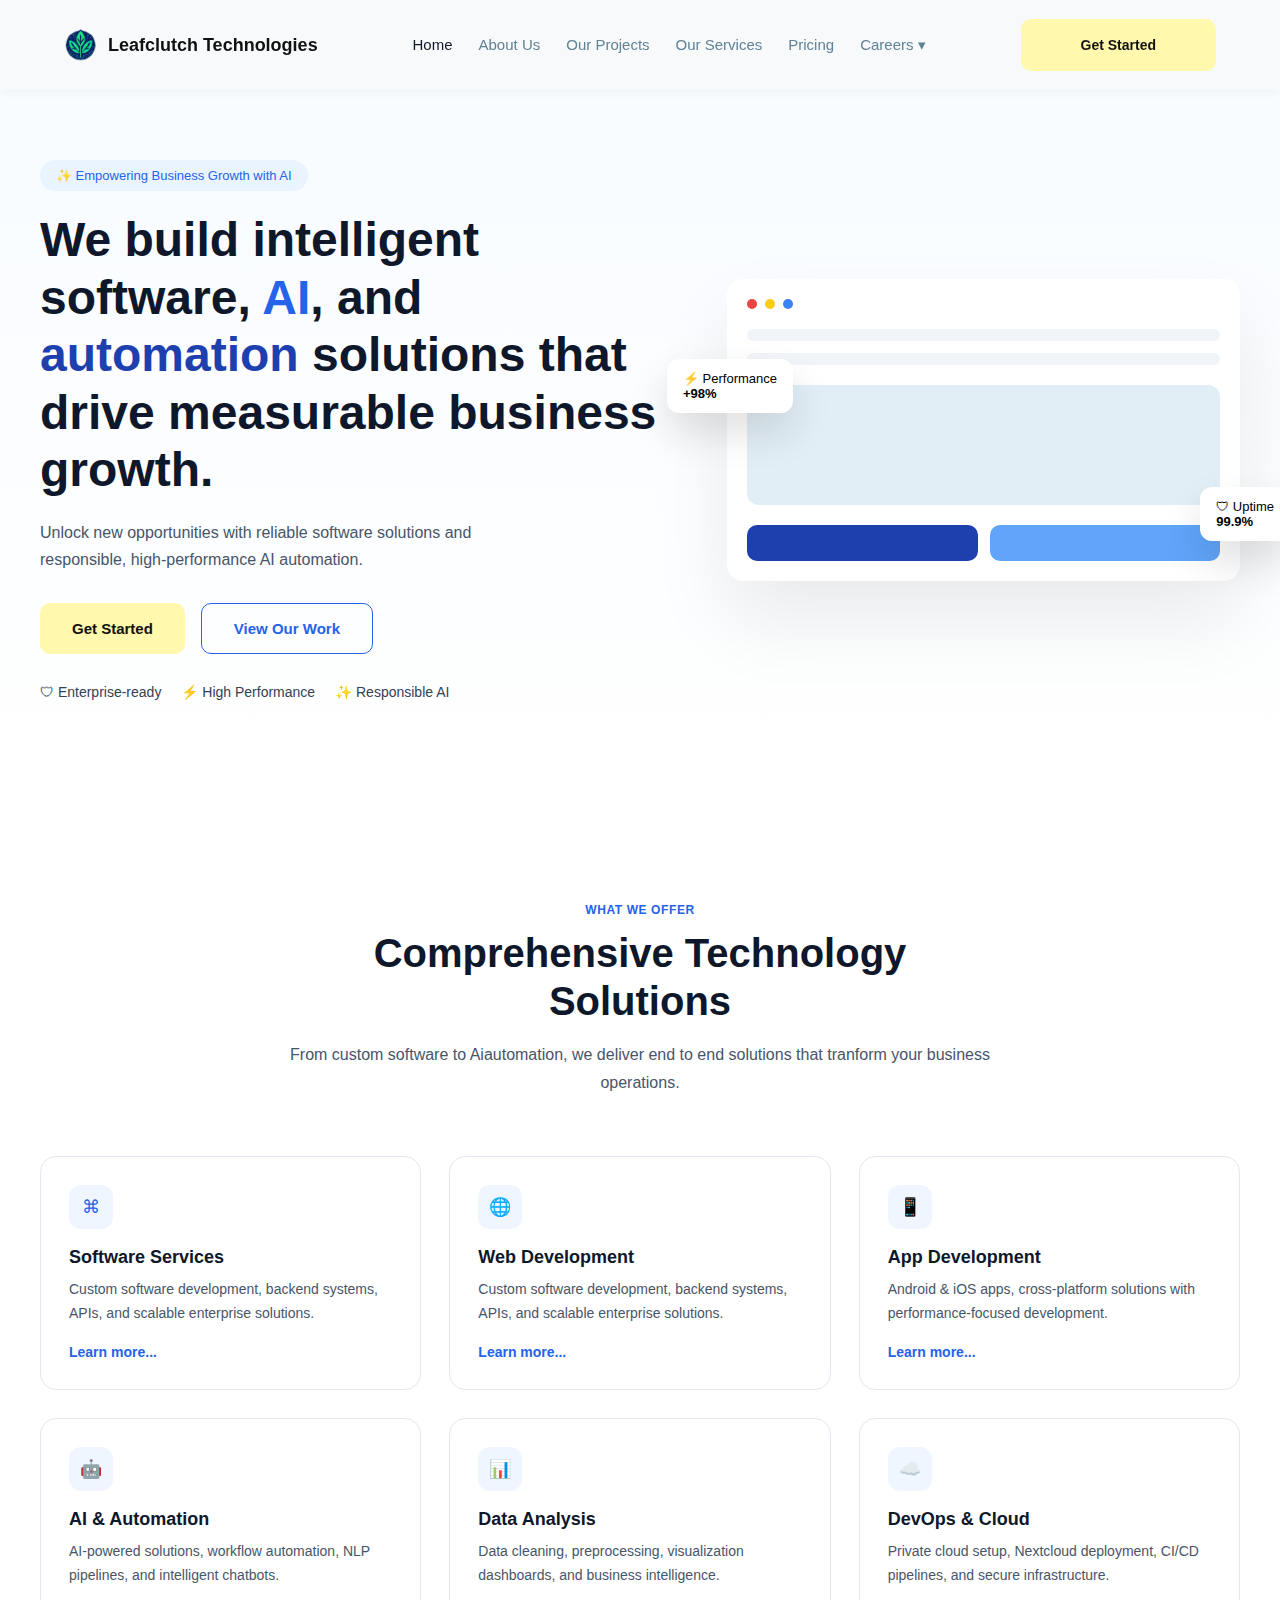
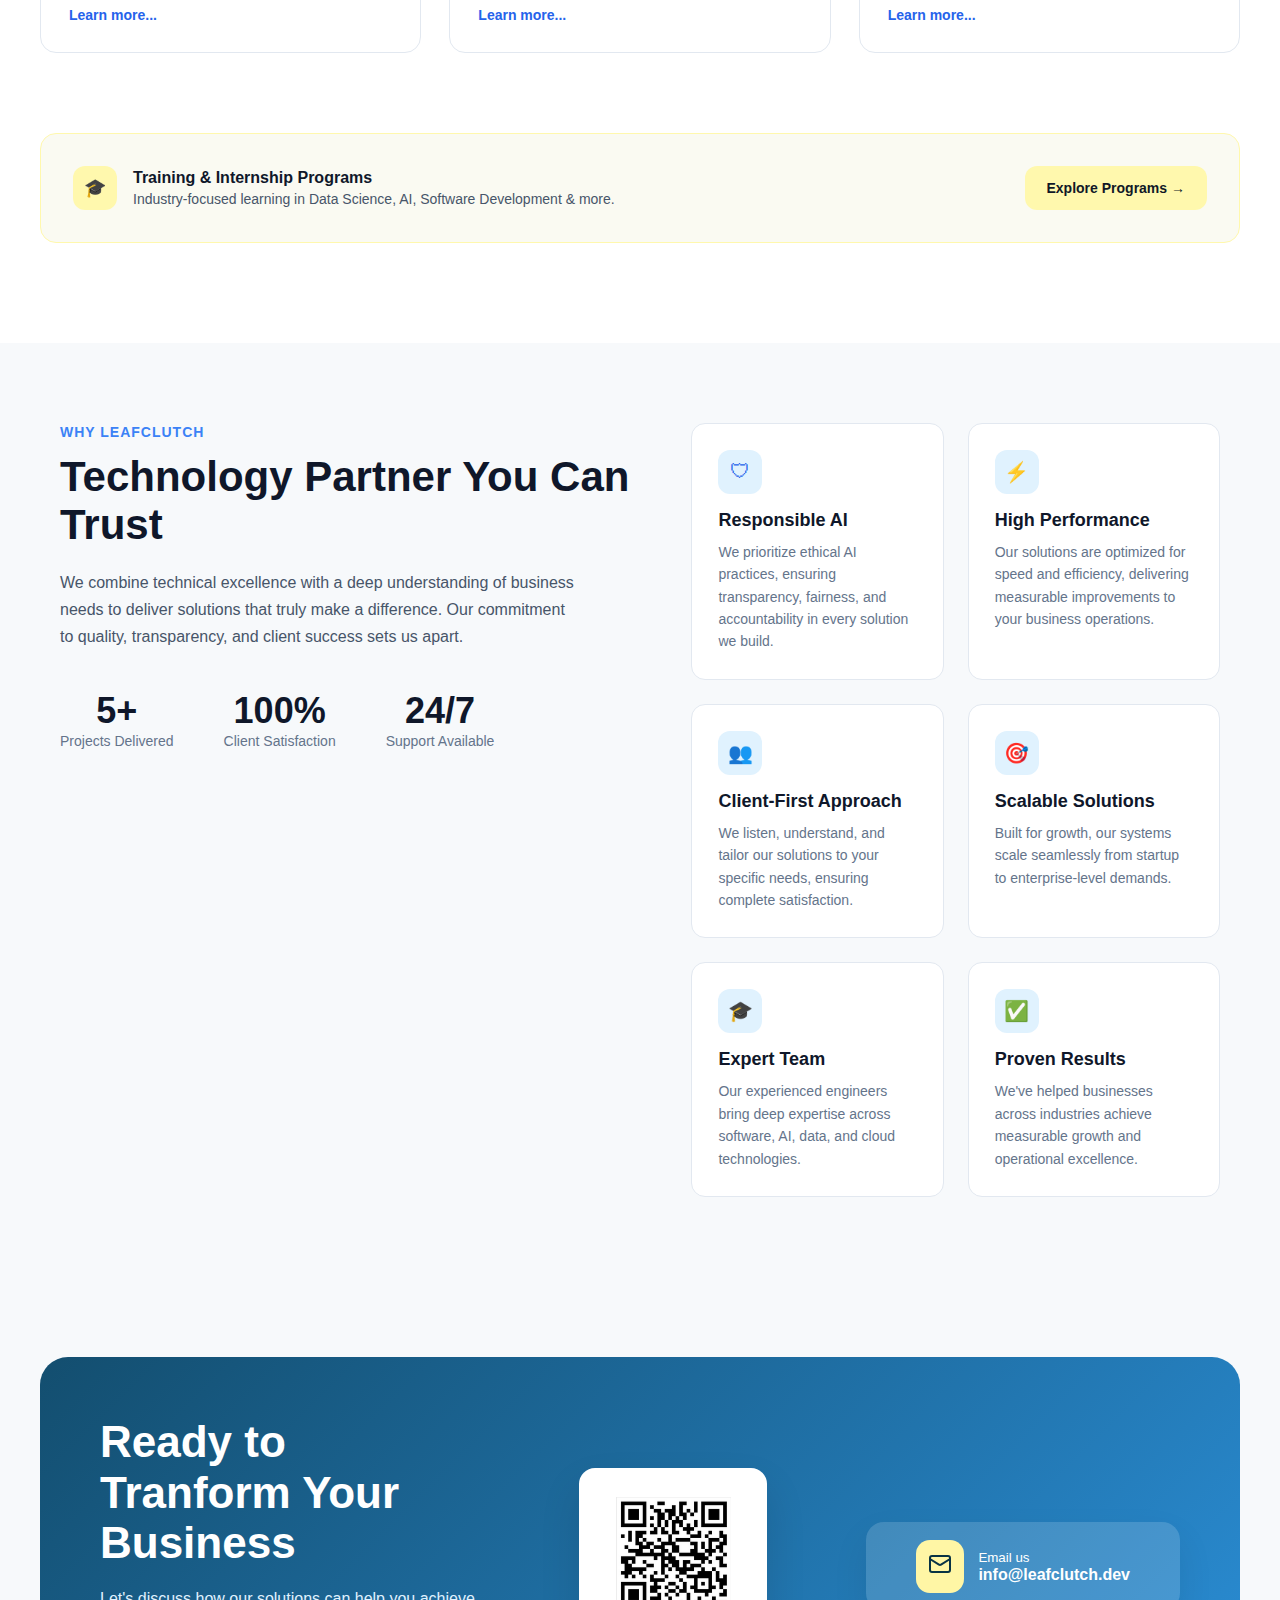
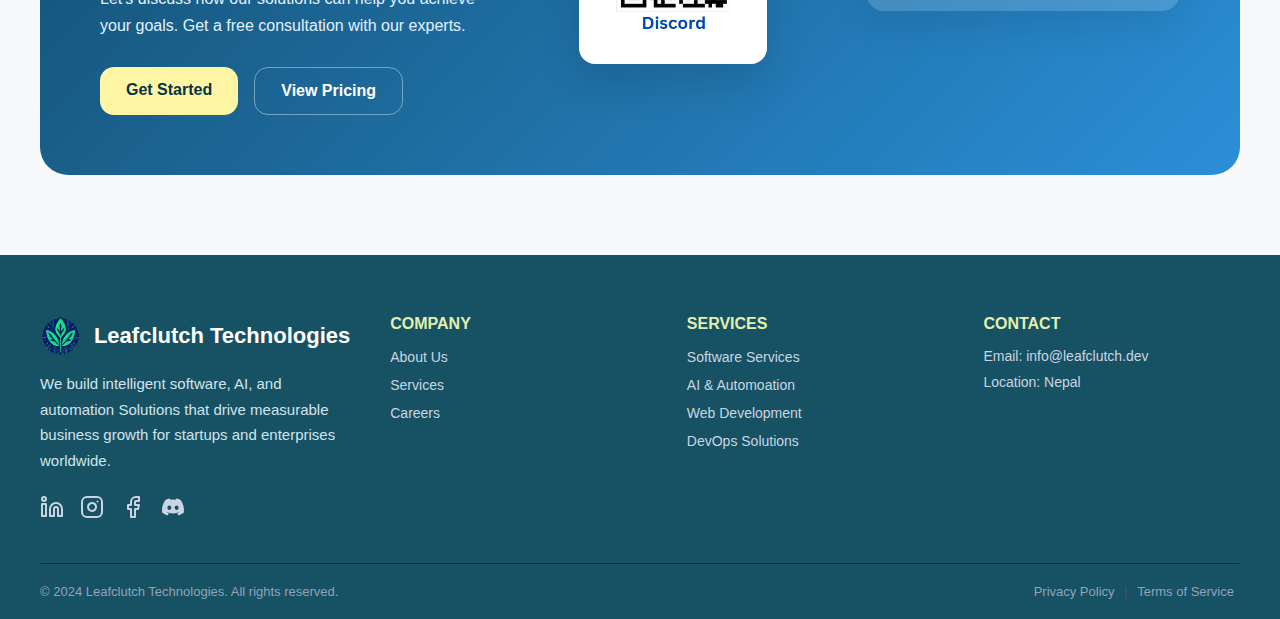
<file: index.html>
<!DOCTYPE html>
<html lang="en">
<head>
    <meta charset="UTF-8">
    <meta name="viewport" content="width=device-width, initial-scale=1.0">
    <title>Document</title>
    <link rel="stylesheet" href="css/style.css">
</head>
<body>
    <header class="header">
    <div class="nav-container">

    <!-- Logo -->
    <div class="logo">
      <img src="assets/logo.png" alt="Leafclutch Logo">
      <span>Leafclutch Technologies</span>
    </div>

    <!-- Navigation -->
    <nav class="nav">
      <ul class="nav-links">

        <li><a href="#" class="active">Home</a></li>
        <li><a href="#">About Us</a></li>
        <li><a href="#">Our Projects</a></li>
        <li><a href="services.html">Our Services</a></li>
        <li><a href="#">Pricing</a></li>

        <!-- Careers Dropdown -->
        <li class="dropdown">
          <a href="#">Careers ▾</a>
          <ul class="dropdown-menu">
            <li><a href="#">Job</a></li>
            <li><a href="#">Internship</a></li>
            <li><a href="#">Training & Internship</a></li>
          </ul>
        </li>

      </ul>
    </nav>

    <!-- Hamburger Icon -->
       <div class="hamburger" id="hamburger">
        <span></span>
        <span></span>
        <span></span>
      </div>

    <!-- Get Started Button -->
    <div class="nav-btn">
      <a href="#" class="btn-primary">Get Started</a>
    </div>
    </div>
    </header>

    <section class="hero">
      <div class="hero-container">
        <div class="hero-left">
          <span class="hero-badge">✨ Empowering Business Growth with AI</span>
          <h1>
            We build intelligent 
            software, <span>AI</span>, and
            <span class="highlight">automation</span> solutions that 
            drive measurable 
            business growth.
          </h1>
          <p>
            Unlock new opportunities with reliable software solutions
            and responsible, high-performance AI automation.
          </p>
          <div class="hero-buttons">
            <a href="#" class="btn-primary">Get Started</a>
            <a href="#" class="btn-outline">View Our Work</a>
          </div>
          <div class="hero-features">
            <span>🛡 Enterprise-ready</span>
            <span>⚡ High Performance</span>
            <span>✨ Responsible AI</span>
          </div>
      </div>

      <!--Right Mockup-->
      <div class="hero-right">
        <div class="mockup-card">
          <div class="mockup-header">
            <span class="dot red"></span>
            <span class="dot yellow"></span>
            <span class="dot blue"></span>
          </div>

          <div class="mockup-body">
          <div class="mockup-bar"></div>
          <div class="mockup-bar"></div>
          <div class="mockup-graph"></div>
          <div class="mockup-buttons">
            <div class="btn-primary-mock"></div>
            <div class="btn-secondary-mock"></div>
          </div>
          </div>
          <div class="floating-card performance">⚡ Performance <br><b>+98%</b></div>
          <div class="floating-card uptime">🛡 Uptime <br><b>99.9%</b></div>
        </div>
      </div>
      </div>

    </section>

    <section class="services">
      <div class="services-container">
        <!--Section Header-->
        <div class="services-header">
          <span class="services-badge">WHAT WE OFFER</span>
          <h2>Comprehensive Technology <br> Solutions</h2>
          <p>
            From custom software to Aiautomation, we deliver end to end solutions that tranform your business operations.
          </p>
        </div>

        <!--Service Grid-->
        <div class="services-grid">
        <div class="service-card">
          <div class="service-icon">⌘</div>
          <h3>Software Services</h3>
          <p>Custom software development, backend systems, APIs, and scalable enterprise solutions.</p>
          <a href="#">Learn more...</a>
        </div>

        <div class="service-card">
          <div class="service-icon">🌐</div>
          <h3>Web Development</h3>
          <p>Custom software development, backend systems, APIs, and scalable enterprise solutions.</p>
          <a href="#">Learn more...</a>
        </div>

        <div class="service-card">
          <div class="service-icon">📱</div>
          <h3>App Development</h3>
          <p> Android & iOS apps, cross-platform solutions with performance-focused development.</p>
          <a href="#">Learn more...</a>
        </div>

        <div class="service-card">
          <div class="service-icon">🤖</div>
          <h3>AI & Automation</h3>
          <p>AI-powered solutions, workflow automation, NLP pipelines, and intelligent chatbots.</p>
          <a href="#">Learn more...</a>
        </div>

        <div class="service-card">
          <div class="service-icon">📊</div>
          <h3>Data Analysis</h3>
          <p>Data cleaning, preprocessing, visualization dashboards, and business intelligence.</p>
          <a href="#">Learn more...</a>
        </div>

        <div class="service-card">
          <div class="service-icon">☁️</div>
          <h3>DevOps & Cloud</h3>
          <p>Private cloud setup, Nextcloud deployment, CI/CD pipelines, and secure infrastructure.</p>
          <a href="#">Learn more...</a>
        </div>
        </div>

        <!--Training Banner-->
        <div class="training-banner">
          <div class="training-left">
            <div class="training-icon">🎓</div>
            <div>
              <h4>Training & Internship Programs</h4>
              <p>Industry-focused learning in Data Science, AI, Software Development & more.</p>
            </div>
          </div>
          <a href="#" class="training-btn">
            Explore Programs → 
          </a>
        </div>

      </div>
    </section>

    <section class="why-us">
      <div class="why-us-container">
        <!--Left Content-->
        <div class="why-left">
          <span class="why-badge">WHY LEAFCLUTCH</span>
          <h2>Technology Partner You Can Trust</h2>
          <p>We combine technical excellence with a deep understanding of business needs to deliver solutions that truly make a difference. Our commitment to quality, transparency, and client success sets us apart.</p>
          <!--Stats-->
          <div class="why-stats">
            <div class="stat">
              <h3>5+</h3>
              <span>Projects Delivered</span>
            </div>
            <div class="stat">
              <h3>100%</h3>
              <span>Client Satisfaction</span>
            </div>
            <div class="stat">
              <h3>24/7</h3>
              <span>Support Available</span>
            </div>
          </div>
        </div>
        
        <!--Right cards-->
        <div class="why-right">
          <div class="why-card">
            <div class="why-icon">🛡</div>
            <h4>Responsible AI</h4>
            <p> We prioritize ethical AI practices, ensuring transparency, fairness, and accountability in every solution we build.</p>
          </div>
          <div class="why-card">
            <div class="why-icon">⚡</div>
            <h4>High Performance</h4>
            <p> Our solutions are optimized for speed and efficiency, delivering measurable improvements to your business operations.</p>
          </div>
          <div class="why-card">
            <div class="why-icon">👥</div>
            <h4>Client-First Approach</h4>
            <p>  We listen, understand, and tailor our solutions to your specific needs, ensuring complete satisfaction.</p>
          </div>
          <div class="why-card">
            <div class="why-icon">🎯</div>
            <h4>Scalable Solutions</h4>
            <p>Built for growth, our systems scale seamlessly from startup to
          enterprise-level demands.</p>
          </div>
          <div class="why-card">
            <div class="why-icon">🎓</div>
            <h4>Expert Team</h4>
            <p>Our experienced engineers bring deep expertise across software, AI, data, and cloud technologies.</p>
          </div>
          <div class="why-card">
            <div class="why-icon">✅</div>
            <h4>Proven Results</h4>
            <p>We've helped businesses across industries achieve measurable growth and operational excellence.</p>
          </div>
        </div>

      </div>
    </section>

    <section class="cta">
      <div class="cta-container">
        <div class="cta-left">
          <h2>Ready to <br> Tranform Your <br> Business</h2>
          <p>Let's discuss how our solutions can help you achieve your goals. Get a free consultation with our experts.</p>
          <div class="cta-buttons">
            <a href="#" class="btn-primary">Get Started</a>
            <a href="#" class="btn-outline">View Pricing</a>
          </div>
        </div>
        <div class="cta-center">
          <div class="qr-card">
            <img src="assets/qr.png" alt="Discord QR">
          </div>
        </div>
        <div class="cta-right">
          <a href="mailto:info@leafclutch.dev" class="email-card">
            <span class="icon"><svg xmlns="http://www.w3.org/2000/svg" width="24" height="24" viewBox="0 0 24 24" fill="none" stroke="currentColor" stroke-width="2" stroke-linecap="round" stroke-linejoin="round" class="lucide lucide-mail h-6 w-6 text-primary"><rect width="20" height="16" x="2" y="4" rx="2"></rect><path d="m22 7-8.97 5.7a1.94 1.94 0 0 1-2.06 0L2 7"></path></svg></span>
            <div>
              <small>Email us</small>
              <strong>info@leafclutch.dev</strong>
            </div>
          </a>
        </div>

      </div>
    </section>

    <footer class="footer">
      <div class="footer-container">
         <!-- Company Info -->
          <div class="footer-about">
            <div class="logo-footer">
              <img src="assets/logo.png" alt="LeafClutch Logo">
              <h3>Leafclutch Technologies</h3>
            </div>
            <p>
              We build intelligent software, AI, and automation Solutions
              that drive measurable business growth for startups and
              enterprises worldwide.
            </p>
            <div class="social-links">
              <a href="https://www.linkedin.com/company/leafclutch-technologies"><svg xmlns="http://www.w3.org/2000/svg" width="24" height="24" viewBox="0 0 24 24" fill="none" stroke="currentColor" stroke-width="2" stroke-linecap="round" stroke-linejoin="round" class="lucide lucide-linkedin h-5 w-5"><path d="M16 8a6 6 0 0 1 6 6v7h-4v-7a2 2 0 0 0-2-2 2 2 0 0 0-2 2v7h-4v-7a6 6 0 0 1 6-6z"></path><rect width="4" height="12" x="2" y="9"></rect><circle cx="4" cy="4" r="2"></circle></svg></a>
              <a href="https://www.instagram.com/leafclutch.technologies/"><svg xmlns="http://www.w3.org/2000/svg" width="24" height="24" viewBox="0 0 24 24" fill="none" stroke="currentColor" stroke-width="2" stroke-linecap="round" stroke-linejoin="round" class="lucide lucide-instagram h-5 w-5"><rect width="20" height="20" x="2" y="2" rx="5" ry="5"></rect><path d="M16 11.37A4 4 0 1 1 12.63 8 4 4 0 0 1 16 11.37z"></path><line x1="17.5" x2="17.51" y1="6.5" y2="6.5"></line></svg></a>
              <a href="https://www.facebook.com/profile.php?id=61584902195796/"><svg xmlns="http://www.w3.org/2000/svg" width="24" height="24" viewBox="0 0 24 24" fill="none" stroke="currentColor" stroke-width="2" stroke-linecap="round" stroke-linejoin="round" class="lucide lucide-facebook h-5 w-5"><path d="M18 2h-3a5 5 0 0 0-5 5v3H7v4h3v8h4v-8h3l1-4h-4V7a1 1 0 0 1 1-1h3z"></path></svg></a>
              <a href="https://discord.gg/4aDwcMZBPq" class="discord"><svg stroke="currentColor" fill="currentColor" stroke-width="0" viewBox="0 0 640 512" class="h-5 w-5" height="1em" width="1em" xmlns="http://www.w3.org/2000/svg"><path d="M524.531,69.836a1.5,1.5,0,0,0-.764-.7A485.065,485.065,0,0,0,404.081,32.03a1.816,1.816,0,0,0-1.923.91,337.461,337.461,0,0,0-14.9,30.6,447.848,447.848,0,0,0-134.426,0,309.541,309.541,0,0,0-15.135-30.6,1.89,1.89,0,0,0-1.924-.91A483.689,483.689,0,0,0,116.085,69.137a1.712,1.712,0,0,0-.788.676C39.068,183.651,18.186,294.69,28.43,404.354a2.016,2.016,0,0,0,.765,1.375A487.666,487.666,0,0,0,176.02,479.918a1.9,1.9,0,0,0,2.063-.676A348.2,348.2,0,0,0,208.12,430.4a1.86,1.86,0,0,0-1.019-2.588,321.173,321.173,0,0,1-45.868-21.853,1.885,1.885,0,0,1-.185-3.126c3.082-2.309,6.166-4.711,9.109-7.137a1.819,1.819,0,0,1,1.9-.256c96.229,43.917,200.41,43.917,295.5,0a1.812,1.812,0,0,1,1.924.233c2.944,2.426,6.027,4.851,9.132,7.16a1.884,1.884,0,0,1-.162,3.126,301.407,301.407,0,0,1-45.89,21.83,1.875,1.875,0,0,0-1,2.611,391.055,391.055,0,0,0,30.014,48.815,1.864,1.864,0,0,0,2.063.7A486.048,486.048,0,0,0,610.7,405.729a1.882,1.882,0,0,0,.765-1.352C623.729,277.594,590.933,167.465,524.531,69.836ZM222.491,337.58c-28.972,0-52.844-26.587-52.844-59.239S193.056,219.1,222.491,219.1c29.665,0,53.306,26.82,52.843,59.239C275.334,310.993,251.924,337.58,222.491,337.58Zm195.38,0c-28.971,0-52.843-26.587-52.843-59.239S388.437,219.1,417.871,219.1c29.667,0,53.307,26.82,52.844,59.239C470.715,310.993,447.538,337.58,417.871,337.58Z"></path></svg></a>
            </div>
          </div>

          <!--COmpany Links-->
          <div class="footer-links">
            <h4>COMPANY</h4>
            <ul>
              <li><a href="#">About Us</a></li>
              <li><a href="services.html">Services</a></li>
              <li><a href="#">Careers</a></li>
            </ul>
          </div>
          
          <!--Services-->
          <div class="footer-links">
            <h4>SERVICES</h4>
            <ul>
              <li><a href="services.html#software-services">Software Services</a></li>
              <li><a href="services.html#ai-automation">AI & Automoation</a></li>
              <li><a href="services.html#web-dev">Web Development</a></li>
              <li><a href="services.html#dev-oops">DevOps Solutions</a></li>
            </ul>
          </div>

          <!--Contact-->
          <div class="footer-contact">
            <h4>CONTACT</h4>
            <p>Email: <a href="mailto:info@leafclutch.dev">info@leafclutch.dev</a></p>
            <p>Location: Nepal</p>
          </div>
      </div>
          <!--Bottom Footer-->
          <div class="footer-bottom">
            <!--Left-->
            <p>© 2024 Leafclutch Technologies. All rights reserved.</p>
            <div class="footer-bottom-links">
              <a href="#">Privacy Policy</a>
              <span>|</span>
              <a href="#">Terms of Service</a>
            </div>
          </div>
    </footer>
<script src="javaScript/main.js"></script>
</body>

</html>
</file>
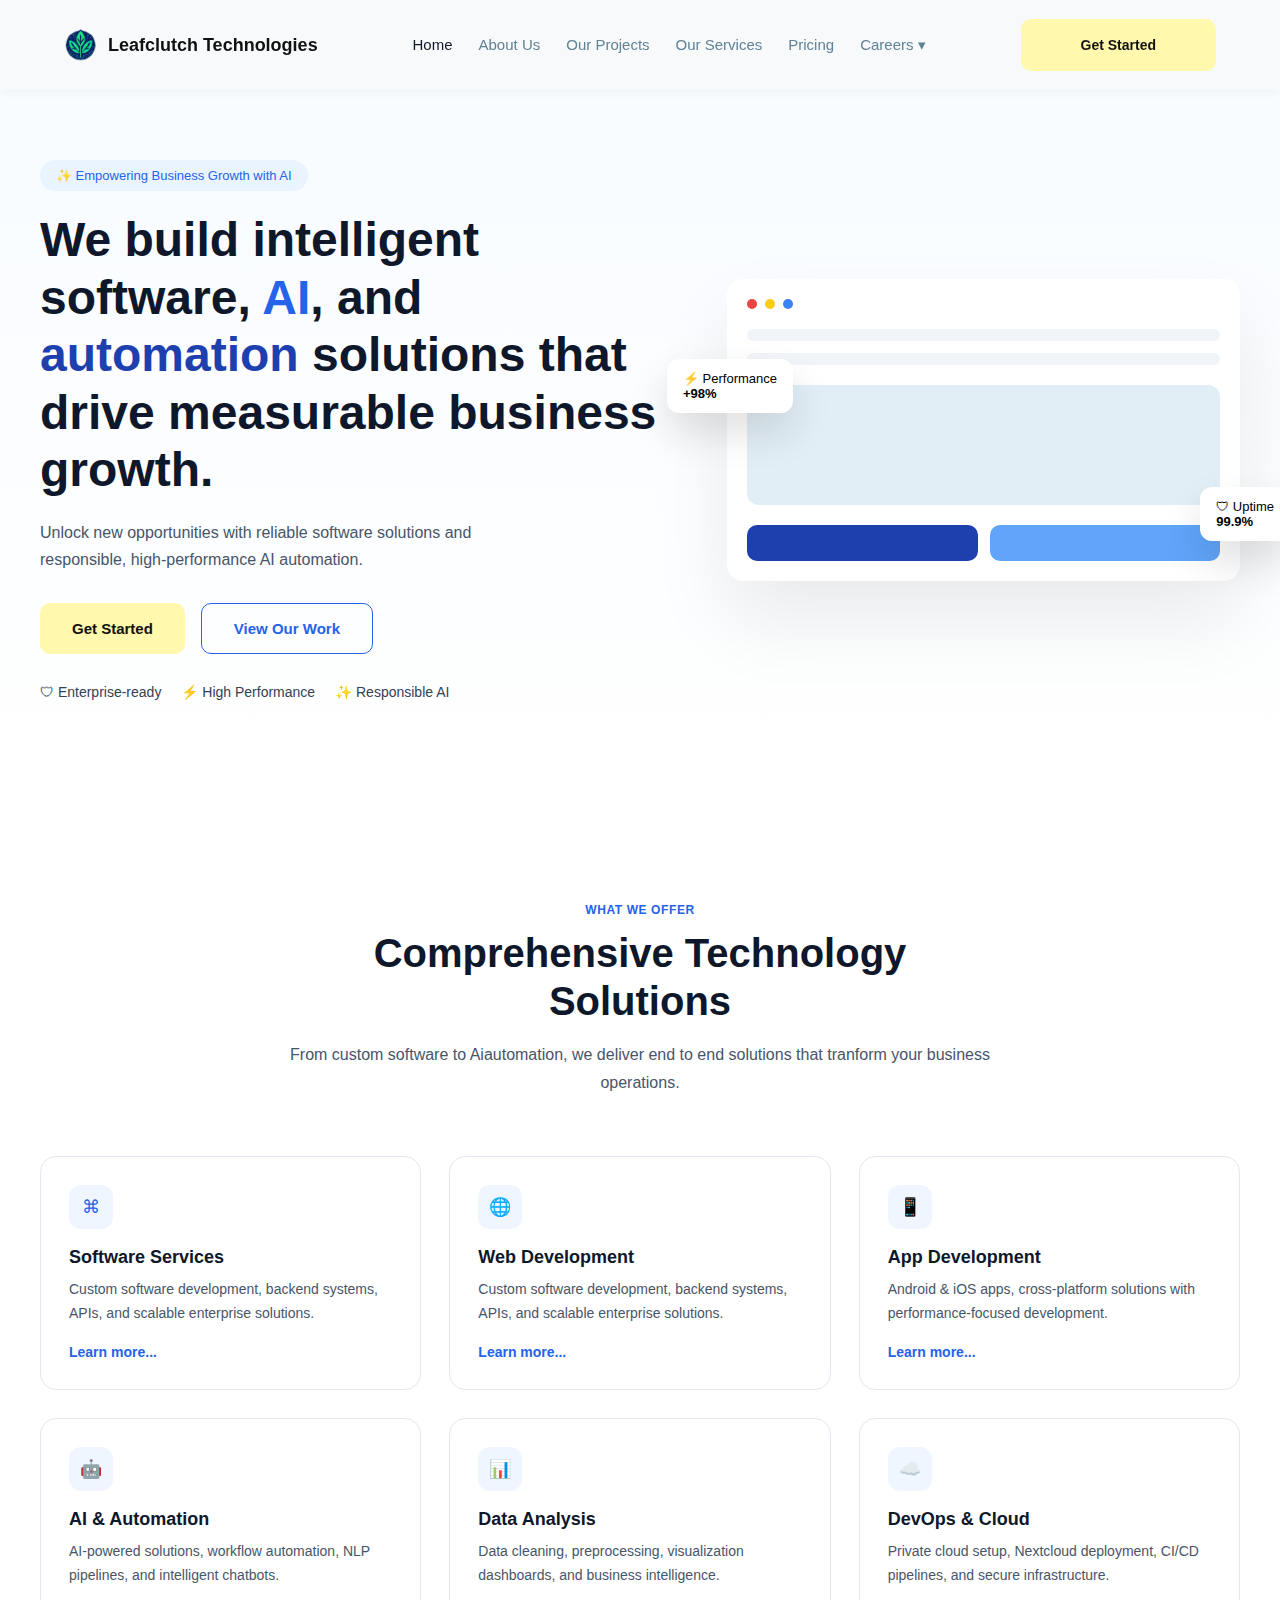
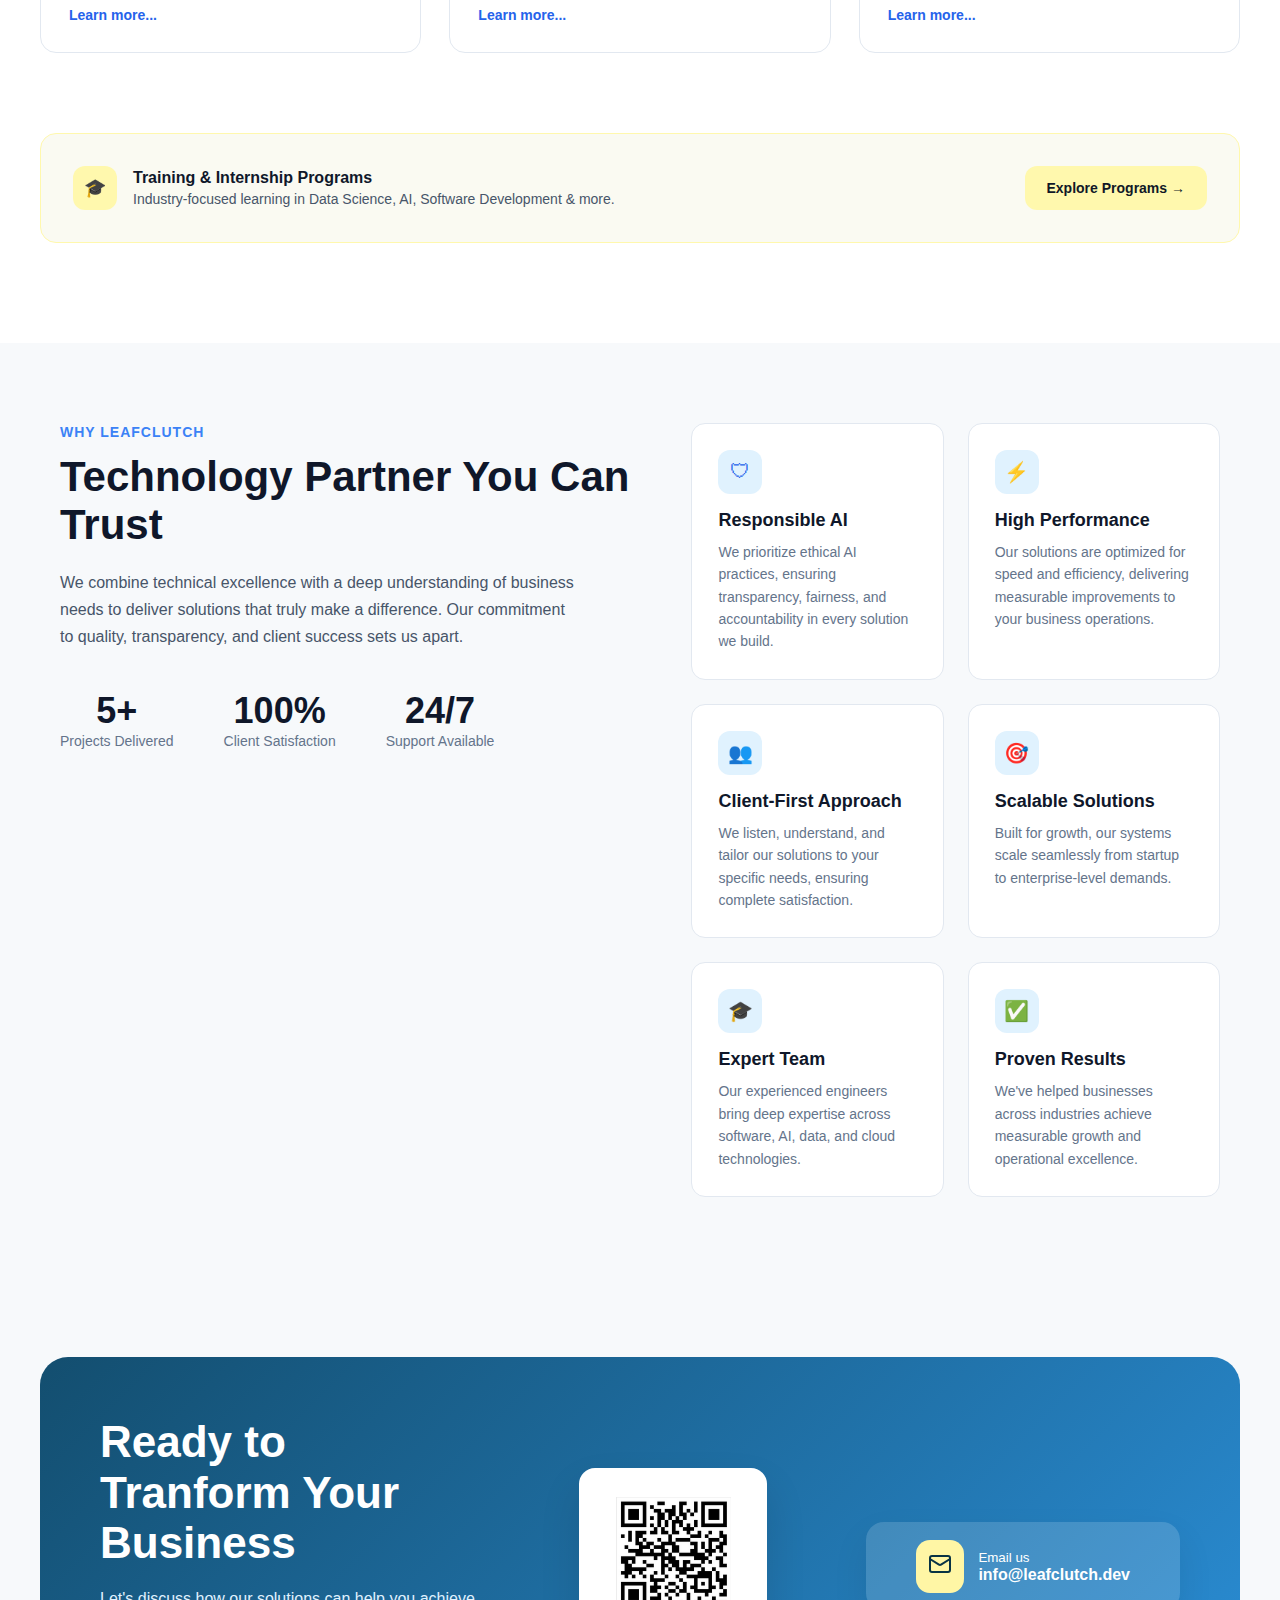
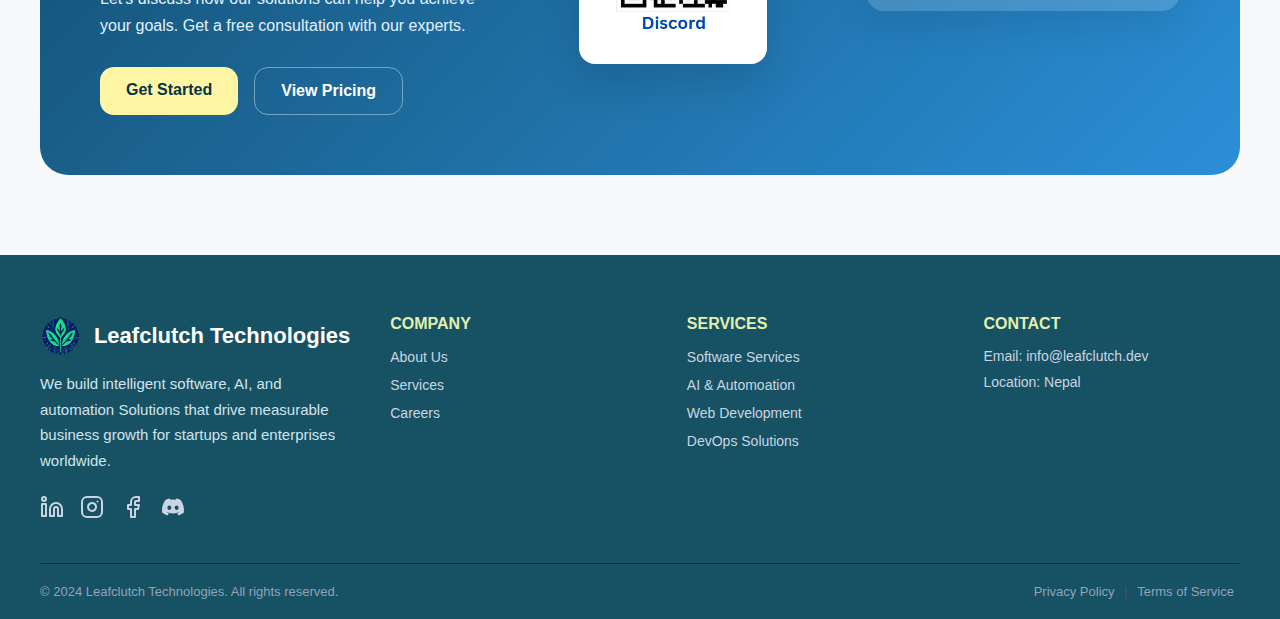
<file: leafclutch-website/index.html>
<!DOCTYPE html>
<html lang="en">
<head>
    <meta charset="UTF-8">
    <meta name="viewport" content="width=device-width, initial-scale=1.0">
    <title>Document</title>
    <link rel="stylesheet" href="css/style.css">
</head>
<body>
    <header class="header">
    <div class="nav-container">

    <!-- Logo -->
    <div class="logo">
      <img src="assets/logo.png" alt="Leafclutch Logo">
      <span>Leafclutch Technologies</span>
    </div>

    <!-- Navigation -->
    <nav class="nav">
      <ul class="nav-links">

        <li><a href="#" class="active">Home</a></li>
        <li><a href="#">About Us</a></li>
        <li><a href="#">Our Projects</a></li>
        <li><a href="services.html">Our Services</a></li>
        <li><a href="#">Pricing</a></li>

        <!-- Careers Dropdown -->
        <li class="dropdown">
          <a href="#">Careers ▾</a>
          <ul class="dropdown-menu">
            <li><a href="#">Job</a></li>
            <li><a href="#">Internship</a></li>
            <li><a href="#">Training & Internship</a></li>
          </ul>
        </li>

      </ul>
    </nav>

    <!-- Hamburger Icon -->
       <div class="hamburger" id="hamburger">
        <span></span>
        <span></span>
        <span></span>
      </div>

    <!-- Get Started Button -->
    <div class="nav-btn">
      <a href="#" class="btn-primary">Get Started</a>
    </div>
    </div>
    </header>

    <section class="hero">
      <div class="hero-container">
        <div class="hero-left">
          <span class="hero-badge">✨ Empowering Business Growth with AI</span>
          <h1>
            We build intelligent 
            software, <span>AI</span>, and
            <span class="highlight">automation</span> solutions that 
            drive measurable 
            business growth.
          </h1>
          <p>
            Unlock new opportunities with reliable software solutions
            and responsible, high-performance AI automation.
          </p>
          <div class="hero-buttons">
            <a href="#" class="btn-primary">Get Started</a>
            <a href="#" class="btn-outline">View Our Work</a>
          </div>
          <div class="hero-features">
            <span>🛡 Enterprise-ready</span>
            <span>⚡ High Performance</span>
            <span>✨ Responsible AI</span>
          </div>
      </div>

      <!--Right Mockup-->
      <div class="hero-right">
        <div class="mockup-card">
          <div class="mockup-header">
            <span class="dot red"></span>
            <span class="dot yellow"></span>
            <span class="dot blue"></span>
          </div>

          <div class="mockup-body">
          <div class="mockup-bar"></div>
          <div class="mockup-bar"></div>
          <div class="mockup-graph"></div>
          <div class="mockup-buttons">
            <div class="btn-primary-mock"></div>
            <div class="btn-secondary-mock"></div>
          </div>
          </div>
          <div class="floating-card performance">⚡ Performance <br><b>+98%</b></div>
          <div class="floating-card uptime">🛡 Uptime <br><b>99.9%</b></div>
        </div>
      </div>
      </div>

    </section>

    <section class="services">
      <div class="services-container">
        <!--Section Header-->
        <div class="services-header">
          <span class="services-badge">WHAT WE OFFER</span>
          <h2>Comprehensive Technology <br> Solutions</h2>
          <p>
            From custom software to Aiautomation, we deliver end to end solutions that tranform your business operations.
          </p>
        </div>

        <!--Service Grid-->
        <div class="services-grid">
        <div class="service-card">
          <div class="service-icon">⌘</div>
          <h3>Software Services</h3>
          <p>Custom software development, backend systems, APIs, and scalable enterprise solutions.</p>
          <a href="#">Learn more...</a>
        </div>

        <div class="service-card">
          <div class="service-icon">🌐</div>
          <h3>Web Development</h3>
          <p>Custom software development, backend systems, APIs, and scalable enterprise solutions.</p>
          <a href="#">Learn more...</a>
        </div>

        <div class="service-card">
          <div class="service-icon">📱</div>
          <h3>App Development</h3>
          <p> Android & iOS apps, cross-platform solutions with performance-focused development.</p>
          <a href="#">Learn more...</a>
        </div>

        <div class="service-card">
          <div class="service-icon">🤖</div>
          <h3>AI & Automation</h3>
          <p>AI-powered solutions, workflow automation, NLP pipelines, and intelligent chatbots.</p>
          <a href="#">Learn more...</a>
        </div>

        <div class="service-card">
          <div class="service-icon">📊</div>
          <h3>Data Analysis</h3>
          <p>Data cleaning, preprocessing, visualization dashboards, and business intelligence.</p>
          <a href="#">Learn more...</a>
        </div>

        <div class="service-card">
          <div class="service-icon">☁️</div>
          <h3>DevOps & Cloud</h3>
          <p>Private cloud setup, Nextcloud deployment, CI/CD pipelines, and secure infrastructure.</p>
          <a href="#">Learn more...</a>
        </div>
        </div>

        <!--Training Banner-->
        <div class="training-banner">
          <div class="training-left">
            <div class="training-icon">🎓</div>
            <div>
              <h4>Training & Internship Programs</h4>
              <p>Industry-focused learning in Data Science, AI, Software Development & more.</p>
            </div>
          </div>
          <a href="#" class="training-btn">
            Explore Programs → 
          </a>
        </div>

      </div>
    </section>

    <section class="why-us">
      <div class="why-us-container">
        <!--Left Content-->
        <div class="why-left">
          <span class="why-badge">WHY LEAFCLUTCH</span>
          <h2>Technology Partner You Can Trust</h2>
          <p>We combine technical excellence with a deep understanding of business needs to deliver solutions that truly make a difference. Our commitment to quality, transparency, and client success sets us apart.</p>
          <!--Stats-->
          <div class="why-stats">
            <div class="stat">
              <h3>5+</h3>
              <span>Projects Delivered</span>
            </div>
            <div class="stat">
              <h3>100%</h3>
              <span>Client Satisfaction</span>
            </div>
            <div class="stat">
              <h3>24/7</h3>
              <span>Support Available</span>
            </div>
          </div>
        </div>
        
        <!--Right cards-->
        <div class="why-right">
          <div class="why-card">
            <div class="why-icon">🛡</div>
            <h4>Responsible AI</h4>
            <p> We prioritize ethical AI practices, ensuring transparency, fairness, and accountability in every solution we build.</p>
          </div>
          <div class="why-card">
            <div class="why-icon">⚡</div>
            <h4>High Performance</h4>
            <p> Our solutions are optimized for speed and efficiency, delivering measurable improvements to your business operations.</p>
          </div>
          <div class="why-card">
            <div class="why-icon">👥</div>
            <h4>Client-First Approach</h4>
            <p>  We listen, understand, and tailor our solutions to your specific needs, ensuring complete satisfaction.</p>
          </div>
          <div class="why-card">
            <div class="why-icon">🎯</div>
            <h4>Scalable Solutions</h4>
            <p>Built for growth, our systems scale seamlessly from startup to
          enterprise-level demands.</p>
          </div>
          <div class="why-card">
            <div class="why-icon">🎓</div>
            <h4>Expert Team</h4>
            <p>Our experienced engineers bring deep expertise across software, AI, data, and cloud technologies.</p>
          </div>
          <div class="why-card">
            <div class="why-icon">✅</div>
            <h4>Proven Results</h4>
            <p>We've helped businesses across industries achieve measurable growth and operational excellence.</p>
          </div>
        </div>

      </div>
    </section>

    <section class="cta">
      <div class="cta-container">
        <div class="cta-left">
          <h2>Ready to <br> Tranform Your <br> Business</h2>
          <p>Let's discuss how our solutions can help you achieve your goals. Get a free consultation with our experts.</p>
          <div class="cta-buttons">
            <a href="#" class="btn-primary">Get Started</a>
            <a href="#" class="btn-outline">View Pricing</a>
          </div>
        </div>
        <div class="cta-center">
          <div class="qr-card">
            <img src="assets/qr.png" alt="Discord QR">
          </div>
        </div>
        <div class="cta-right">
          <a href="mailto:info@leafclutch.dev" class="email-card">
            <span class="icon"><svg xmlns="http://www.w3.org/2000/svg" width="24" height="24" viewBox="0 0 24 24" fill="none" stroke="currentColor" stroke-width="2" stroke-linecap="round" stroke-linejoin="round" class="lucide lucide-mail h-6 w-6 text-primary"><rect width="20" height="16" x="2" y="4" rx="2"></rect><path d="m22 7-8.97 5.7a1.94 1.94 0 0 1-2.06 0L2 7"></path></svg></span>
            <div>
              <small>Email us</small>
              <strong>info@leafclutch.dev</strong>
            </div>
          </a>
        </div>

      </div>
    </section>

    <footer class="footer">
      <div class="footer-container">
         <!-- Company Info -->
          <div class="footer-about">
            <div class="logo-footer">
              <img src="assets/logo.png" alt="LeafClutch Logo">
              <h3>Leafclutch Technologies</h3>
            </div>
            <p>
              We build intelligent software, AI, and automation Solutions
              that drive measurable business growth for startups and
              enterprises worldwide.
            </p>
            <div class="social-links">
              <a href="https://www.facebook.com/profile.php?id=61584902195796"><svg xmlns="http://www.w3.org/2000/svg" width="24" height="24" viewBox="0 0 24 24" fill="none" stroke="currentColor" stroke-width="2" stroke-linecap="round" stroke-linejoin="round" class="lucide lucide-linkedin h-5 w-5"><path d="M16 8a6 6 0 0 1 6 6v7h-4v-7a2 2 0 0 0-2-2 2 2 0 0 0-2 2v7h-4v-7a6 6 0 0 1 6-6z"></path><rect width="4" height="12" x="2" y="9"></rect><circle cx="4" cy="4" r="2"></circle></svg></a>
              <a href="https://www.instagram.com/leafclutch.technologies/"><svg xmlns="http://www.w3.org/2000/svg" width="24" height="24" viewBox="0 0 24 24" fill="none" stroke="currentColor" stroke-width="2" stroke-linecap="round" stroke-linejoin="round" class="lucide lucide-instagram h-5 w-5"><rect width="20" height="20" x="2" y="2" rx="5" ry="5"></rect><path d="M16 11.37A4 4 0 1 1 12.63 8 4 4 0 0 1 16 11.37z"></path><line x1="17.5" x2="17.51" y1="6.5" y2="6.5"></line></svg></a>
              <a href="https://www.linkedin.com/company/leafclutch-technologies/"><svg xmlns="http://www.w3.org/2000/svg" width="24" height="24" viewBox="0 0 24 24" fill="none" stroke="currentColor" stroke-width="2" stroke-linecap="round" stroke-linejoin="round" class="lucide lucide-facebook h-5 w-5"><path d="M18 2h-3a5 5 0 0 0-5 5v3H7v4h3v8h4v-8h3l1-4h-4V7a1 1 0 0 1 1-1h3z"></path></svg></a>
              <a href="https://discord.gg/4aDwcMZBPq" class="discord"><svg stroke="currentColor" fill="currentColor" stroke-width="0" viewBox="0 0 640 512" class="h-5 w-5" height="1em" width="1em" xmlns="http://www.w3.org/2000/svg"><path d="M524.531,69.836a1.5,1.5,0,0,0-.764-.7A485.065,485.065,0,0,0,404.081,32.03a1.816,1.816,0,0,0-1.923.91,337.461,337.461,0,0,0-14.9,30.6,447.848,447.848,0,0,0-134.426,0,309.541,309.541,0,0,0-15.135-30.6,1.89,1.89,0,0,0-1.924-.91A483.689,483.689,0,0,0,116.085,69.137a1.712,1.712,0,0,0-.788.676C39.068,183.651,18.186,294.69,28.43,404.354a2.016,2.016,0,0,0,.765,1.375A487.666,487.666,0,0,0,176.02,479.918a1.9,1.9,0,0,0,2.063-.676A348.2,348.2,0,0,0,208.12,430.4a1.86,1.86,0,0,0-1.019-2.588,321.173,321.173,0,0,1-45.868-21.853,1.885,1.885,0,0,1-.185-3.126c3.082-2.309,6.166-4.711,9.109-7.137a1.819,1.819,0,0,1,1.9-.256c96.229,43.917,200.41,43.917,295.5,0a1.812,1.812,0,0,1,1.924.233c2.944,2.426,6.027,4.851,9.132,7.16a1.884,1.884,0,0,1-.162,3.126,301.407,301.407,0,0,1-45.89,21.83,1.875,1.875,0,0,0-1,2.611,391.055,391.055,0,0,0,30.014,48.815,1.864,1.864,0,0,0,2.063.7A486.048,486.048,0,0,0,610.7,405.729a1.882,1.882,0,0,0,.765-1.352C623.729,277.594,590.933,167.465,524.531,69.836ZM222.491,337.58c-28.972,0-52.844-26.587-52.844-59.239S193.056,219.1,222.491,219.1c29.665,0,53.306,26.82,52.843,59.239C275.334,310.993,251.924,337.58,222.491,337.58Zm195.38,0c-28.971,0-52.843-26.587-52.843-59.239S388.437,219.1,417.871,219.1c29.667,0,53.307,26.82,52.844,59.239C470.715,310.993,447.538,337.58,417.871,337.58Z"></path></svg></a>
            </div>
          </div>

          <!--COmpany Links-->
          <div class="footer-links">
            <h4>COMPANY</h4>
            <ul>
              <li><a href="#">About Us</a></li>
              <li><a href="#">Services</a></li>
              <li><a href="#">Careers</a></li>
            </ul>
          </div>
          
          <!--Services-->
          <div class="footer-links">
            <h4>SERVICES</h4>
            <ul>
              <li><a href="services.html#software-services">Software Services</a></li>
              <li><a href="services.html#ai-automation">AI & Automoation</a></li>
              <li><a href="services.html#web-dev">Web Development</a></li>
              <li><a href="services.html#dev-oops">DevOps Solutions</a></li>
            </ul>
          </div>

          <!--Contact-->
          <div class="footer-contact">
            <h4>CONTACT</h4>
            <p>Email: <a href="mailto:info@leafclutch.dev">info@leafclutch.dev</a></p>
            <p>Location: Nepal</p>
          </div>
      </div>
          <!--Bottom Footer-->
          <div class="footer-bottom">
            <!--Left-->
            <p>© 2024 Leafclutch Technologies. All rights reserved.</p>
            <div class="footer-bottom-links">
              <a href="#">Privacy Policy</a>
              <span>|</span>
              <a href="#">Terms of Service</a>
            </div>
          </div>
    </footer>
<script src="javaScript/main.js"></script>
</body>
</html>
</file>
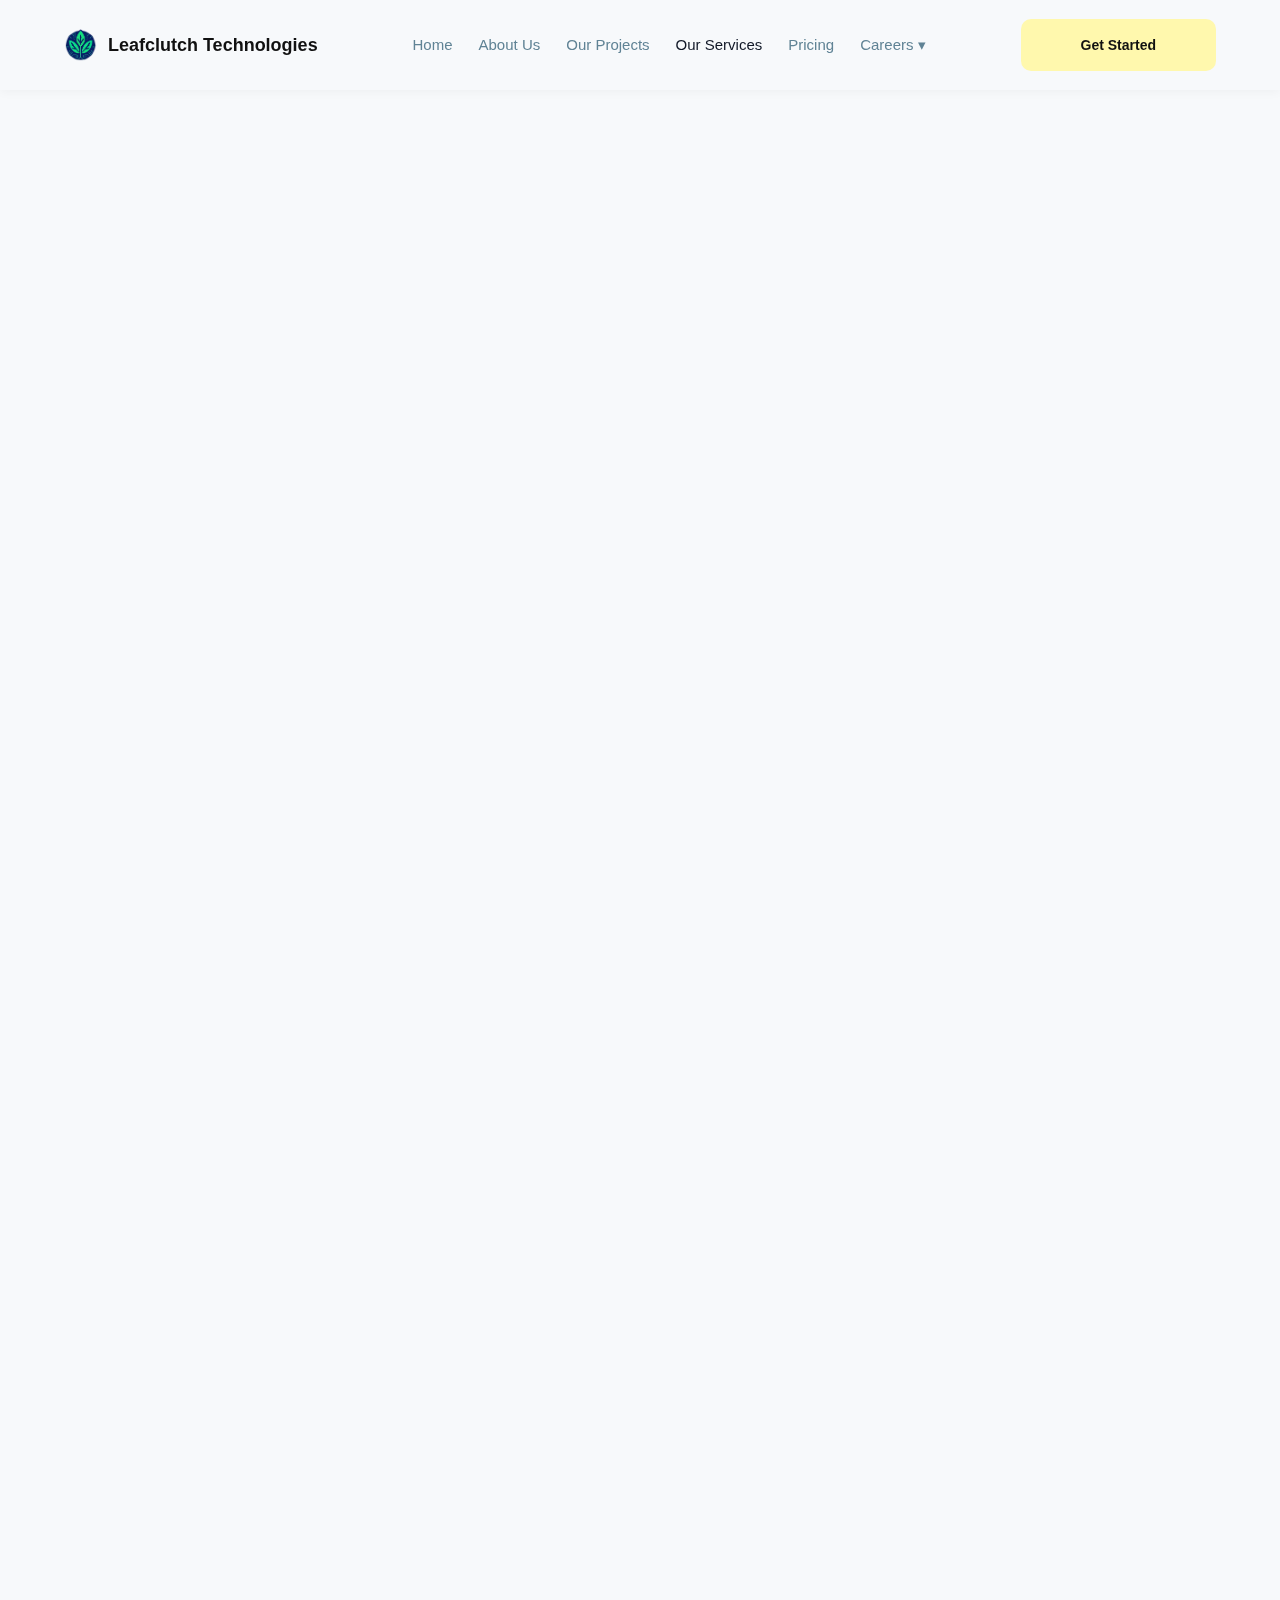
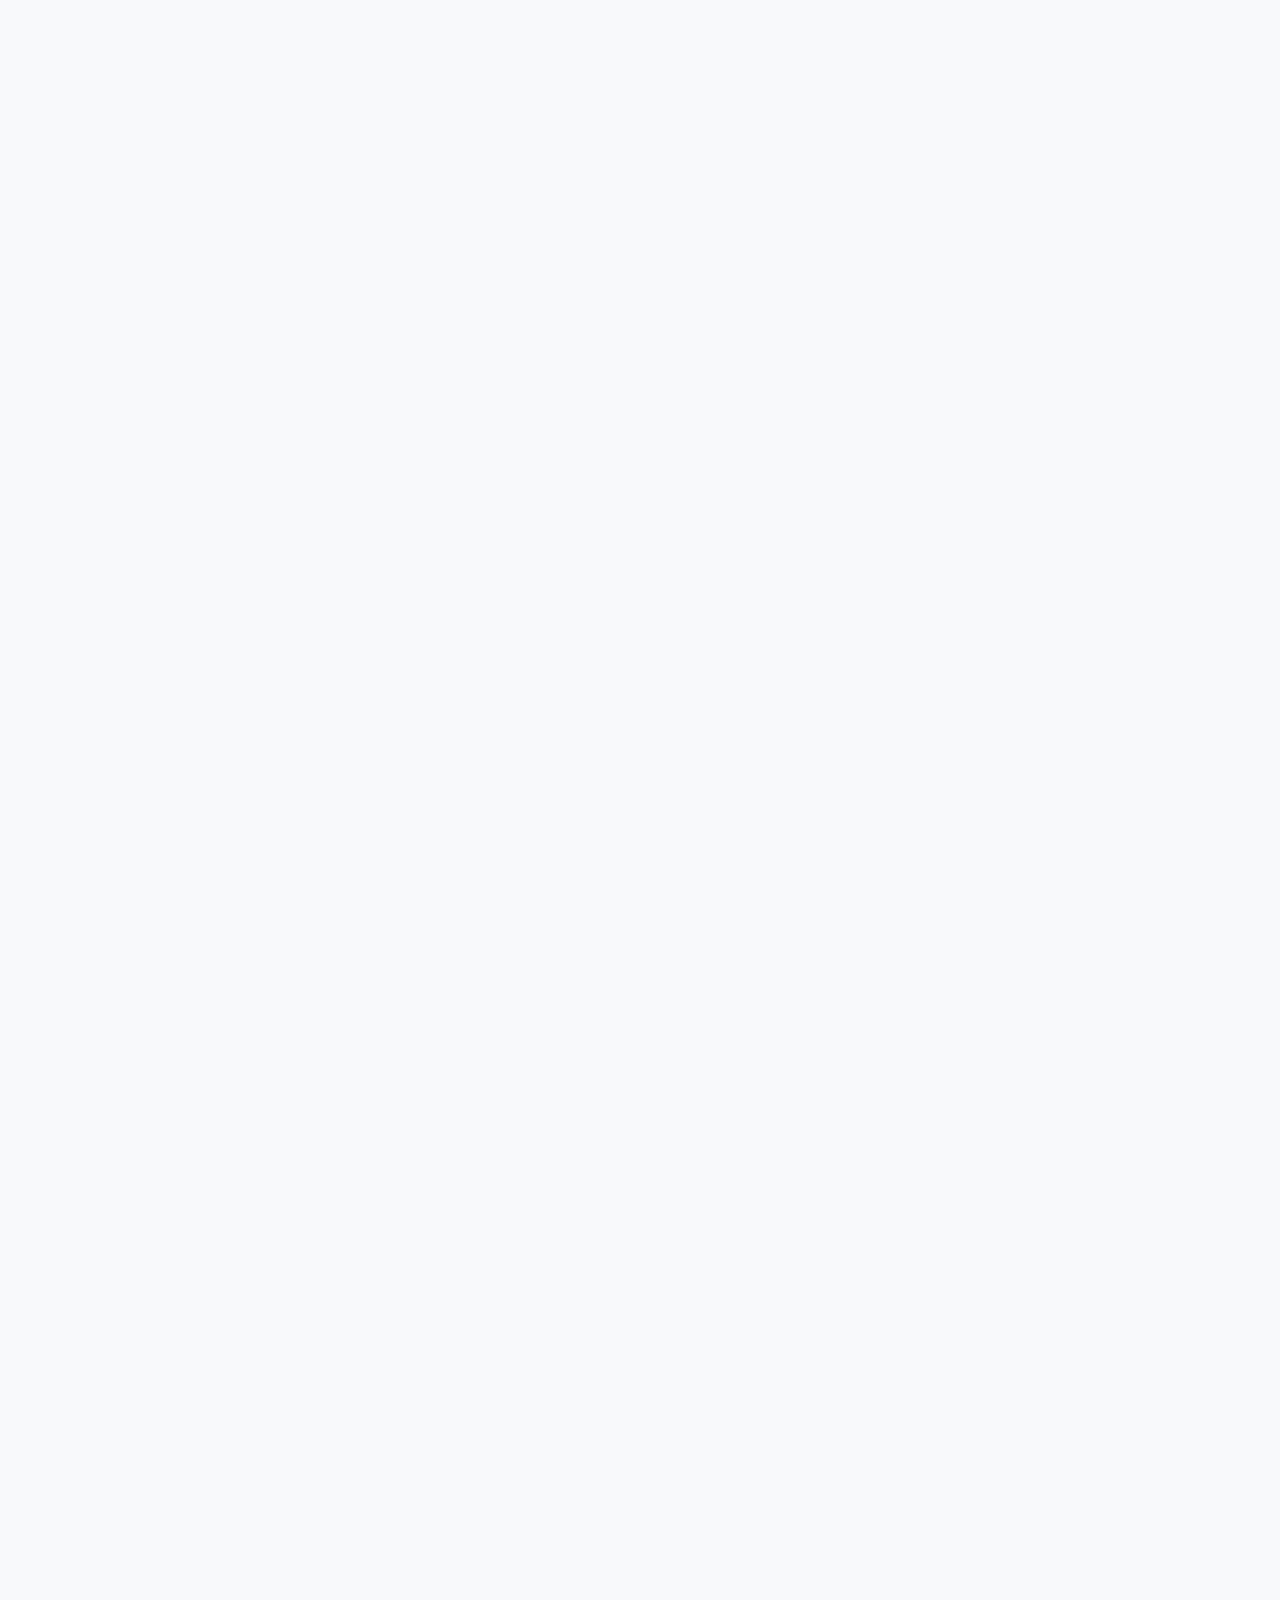
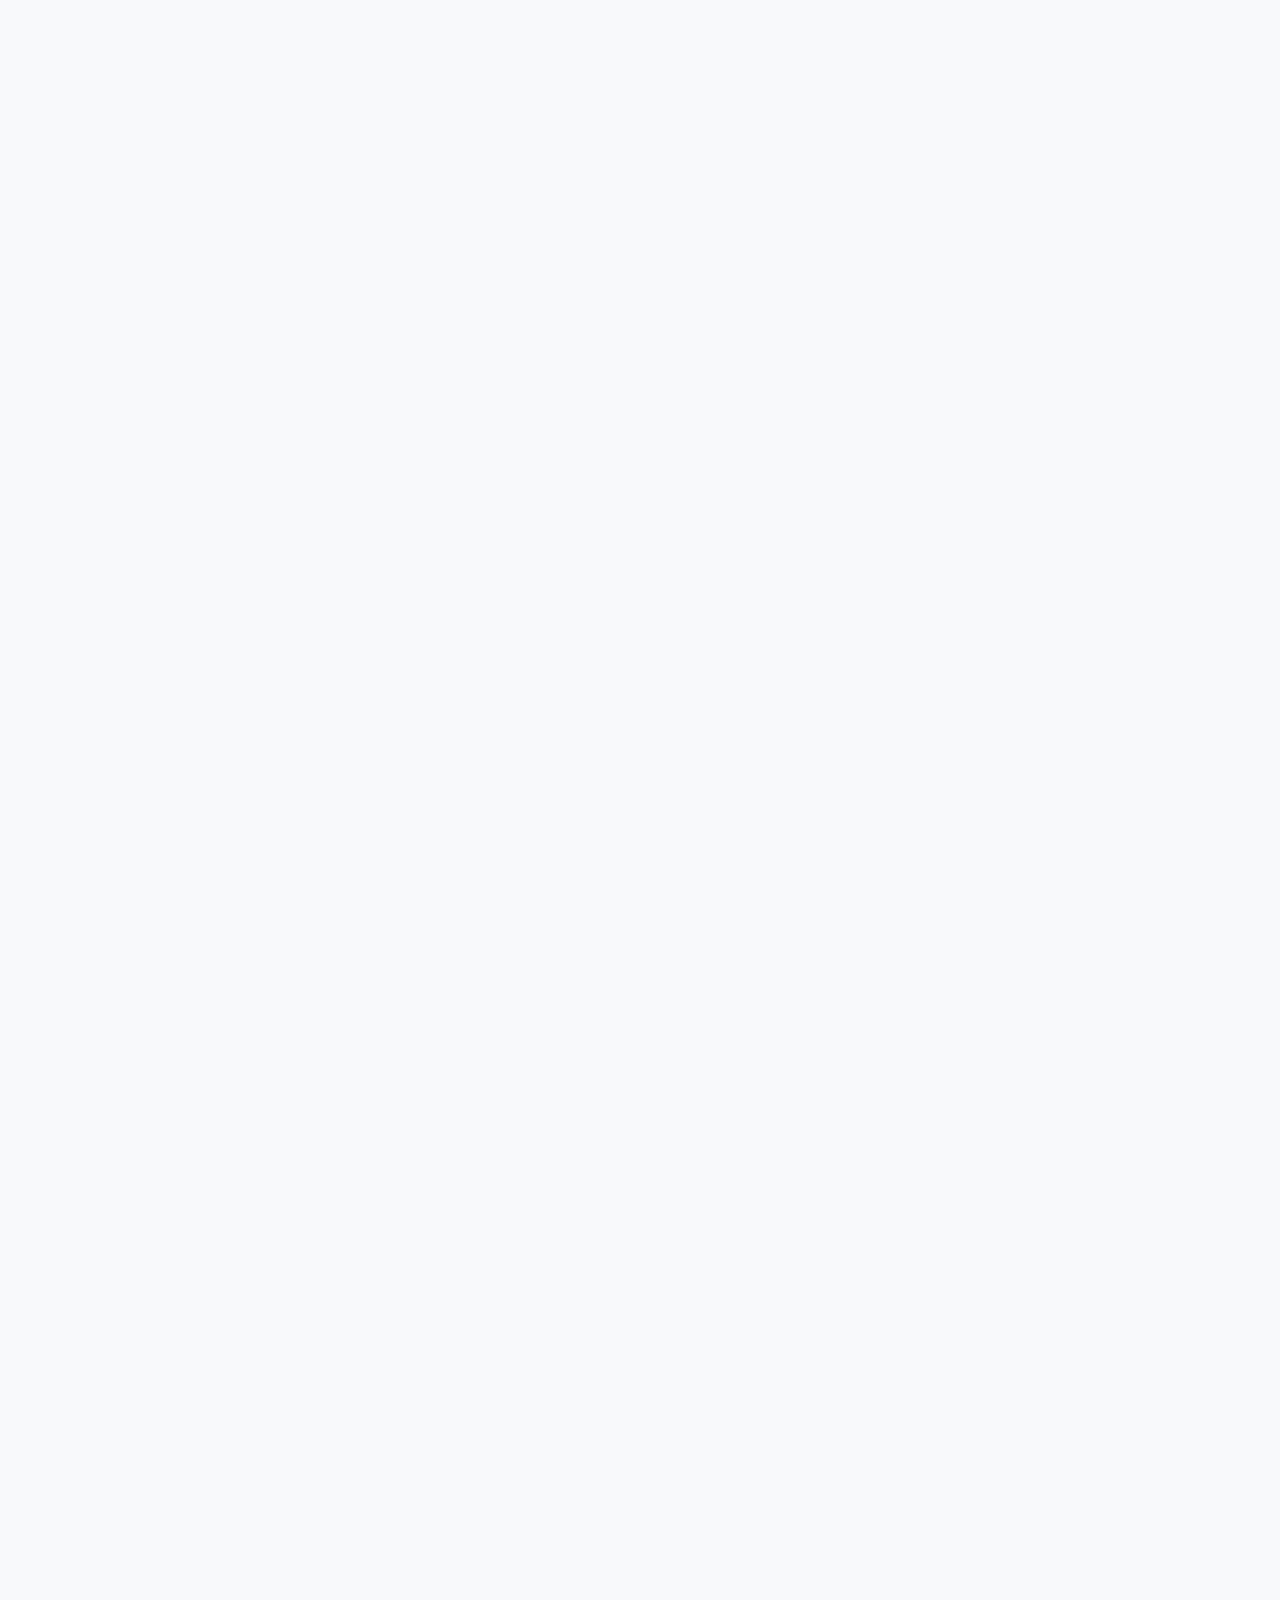
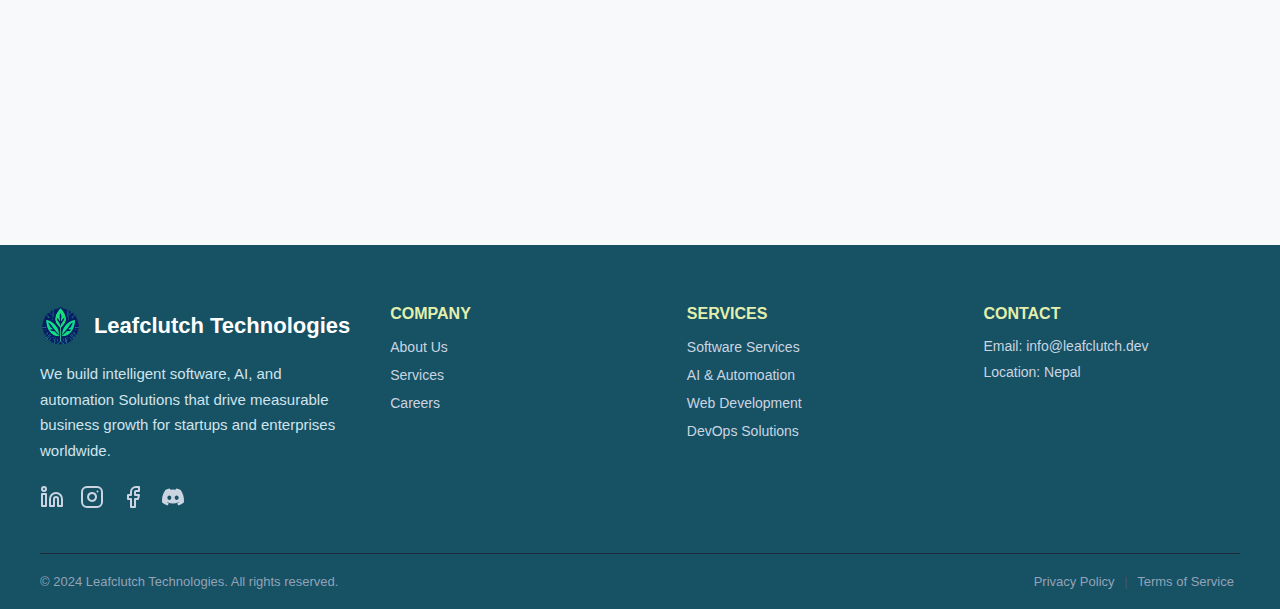
<file: services.html>
<!DOCTYPE html>
<html lang="en">
<head>
    <meta charset="UTF-8">
    <meta name="viewport" content="width=device-width, initial-scale=1.0">
    <title>Document</title>
    <link rel="stylesheet" href="css/services.css">
</head>
<body>
    <header class="header">
    <div class="nav-container">

    <!-- Logo -->
    <div class="logo">
      <img src="assets/logo.png" alt="Leafclutch Logo">
      <span>Leafclutch Technologies</span>
    </div>

    <!-- Navigation -->
    <nav class="nav">
      <ul class="nav-links">

        <li><a href="index.html">Home</a></li>
        <li><a href="#">About Us</a></li>
        <li><a href="#">Our Projects</a></li>
        <li><a href="#" class="active">Our Services</a></li>
        <li><a href="#">Pricing</a></li>

        <!-- Careers Dropdown -->
        <li class="dropdown">
          <a href="#">Careers ▾</a>
          <ul class="dropdown-menu">
            <li><a href="#">Job</a></li>
            <li><a href="#">Internship</a></li>
            <li><a href="#">Training & Internship</a></li>
          </ul>
        </li>

      </ul>
    </nav>
    <!-- Hamburger Icon -->
       <div class="hamburger" id="hamburger">
        <span></span>
        <span></span>
        <span></span>
      </div>


    <!-- Get Started Button -->
    <div class="nav-btn">
      <a href="#" class="btn-primary">Get Started</a>
    </div>
    </div>
    </header>
    <div class="main-content">

    <section class="hero services-hero">
        <div class="hero-container">
            <span class="hero-tag">OUR SERVICES</span>
            <h1>End-to-End Technology<br>
                <span>Solutions</span>
            </h1>
            <p>From concept to deployment, we provide comprehensive technology services that transform your business and drive measurable results.</p>
        </div>
    </section>

    <section class="services-section" id="software-services">
        <div class="services-container">
            <!--LEFT CONTENT-->
            <div class="services-left">
                <div class="services-icon">
                    &lt;&gt;
                </div>
                <h2>Software Services</h2>
                <p>Custom software solutions tailored to your unique business requirements.</p>
            </div>

            <!--Right Cards-->
            <div class="services-right">
                <div class="service-card">
                    <h4>Custom Software Development</h4>
                    <p>Bespoke applications designed from scratch to solve your specific challenges.</p>
                </div>
                
                <div class="service-card">
                    <h4>Backend Systems & APIs</h4>
                    <p>Robust, scalable backend architectures and RESTful APIs for seamless integration.</p>
                </div>
                
                <div class="service-card">
                    <h4>Scalable Enterprise Solutions</h4>
                    <p>Enterprise-grade systems built to handle growing demands and complex workflows.</p>
                </div>

            </div>
        </div>
    </section>


    <section class="services-section alt-layout" id="web-dev">
        <div class="services-container">  
        <!-- LEFT CARDS -->
        <div class="services-right">
            <div class="service-card">
                <h4>Responsive Websites</h4>
                <p>Beautiful, mobile-first websites that look perfect on every device.</p>
            </div>
            <div class="service-card">
                <h4>Web Applications</h4>
                <p>Feature-rich web apps with intuitive interfaces and seamless user experiences.</p>
            </div>
            <div class="service-card">
                <h4>Dashboards & Admin Panels</h4>
                <p>Data-driven dashboards for real-time insights and efficient management.</p>
            </div>
        </div>
        <!-- RIGHT CONTENT -->
         <div class="services-left">
            <div class="services-icon">🌐</div>
            <h2>Web Development</h2>
            <p>Modern web solutions that combine stunning design with powerful functionality.

            </p>
         </div>

        </div>
    </section>


    <section class="services-section" id="app-develop">
        <div class="services-container">
            <!--LEFT CONTENT-->
            <div class="services-left">
                <div class="services-icon"><svg xmlns="http://www.w3.org/2000/svg" width="24" height="24" viewBox="0 0 24 24" fill="none" stroke="currentColor" stroke-width="2" stroke-linecap="round" stroke-linejoin="round" class="lucide lucide-smartphone h-8 w-8 text-accent"><rect width="14" height="20" x="5" y="2" rx="2" ry="2"></rect><path d="M12 18h.01"></path></svg></div>
                <h2>App Development</h2>
                <p>Native and cross-platform mobile applications for iOS and Android.</p>
            </div>

            <!--Right Card-->
            <div class="services-right">
                <div class="service-card">
                    <h4>Android & iOS Apps</h4>
                    <p>Native applications optimized for each platform's unique capabilities.</p>
                </div>

                <div class="service-card">
                    <h4>Cross-Platform Solutions</h4>
                    <p>Build once, deploy everywhere with React Native and Flutter.</p>
                </div>

                <div class="service-card">
                    <h4>Performance-Focused Development</h4>
                    <p>Fast, responsive apps optimized for the best user experience.</p>
                </div>
        
            </div>

        </div>
    </section>


    
    <section class="services-section alt-layout" id="ai-automation">
        <div class="services-container">  
        <!-- LEFT CARDS -->
        <div class="services-right">
            <div class="service-card">
                <h4>AI-Powered Business Solutions</h4>
                <p>Machine learning models and AI systems tailored to your business needs.</p>
            </div>
            <div class="service-card">
                <h4>Workflow Automation</h4>
                <p>Streamline repetitive tasks and boost productivity with smart automation.</p>
            </div>
            <div class="service-card">
                <h4>n8n Automation Pipelines</h4>
                <p>Complex workflow automation with visual, no-code integration tools.</p>
            </div>
            <div class="service-card">
                <h4>Chatbots & Intelligent Systems</h4>
                <p>Conversational AI and intelligent assistants for customer engagement.</p>
            </div>
        </div>
        <!-- RIGHT CONTENT -->
         <div class="services-left">
            <div class="services-icon"><svg xmlns="http://www.w3.org/2000/svg" width="24" height="24" viewBox="0 0 24 24" fill="none" stroke="currentColor" stroke-width="2" stroke-linecap="round" stroke-linejoin="round" class="lucide lucide-bot h-8 w-8 text-accent"><path d="M12 8V4H8"></path><rect width="16" height="12" x="4" y="8" rx="2"></rect><path d="M2 14h2"></path><path d="M20 14h2"></path><path d="M15 13v2"></path><path d="M9 13v2"></path></svg></div>
            <h2>AI & Automation</h2>
            <p>Intelligent solutions that transform operations and enhance decision-making.</p>
         </div>

        </div>
    </section>


    <section class="services-section" id="data-analysis-serv">
        <div class="services-container">
            <!--LEFT CONTENT-->
            <div class="services-left">
                <div class="services-icon"><svg xmlns="http://www.w3.org/2000/svg" width="24" height="24" viewBox="0 0 24 24" fill="none" stroke="currentColor" stroke-width="2" stroke-linecap="round" stroke-linejoin="round" class="lucide lucide-chart-column h-8 w-8 text-accent"><path d="M3 3v16a2 2 0 0 0 2 2h16"></path><path d="M18 17V9"></path><path d="M13 17V5"></path><path d="M8 17v-3"></path></svg></div>
                <h2>Data Analysis Services</h2>
                <p>Transform raw data into actionable insights that drive business growth</p>
            </div>

            <!--Right Card-->
            <div class="services-right">
                <div class="service-card">
                    <h4>Data Cleaning & Preprocessing</h4>
                    <p>Prepare and structure your data for accurate analysis and modeling.</p>
                </div>

                <div class="service-card">
                    <h4>Dashboards & Data Visualization</h4>
                    <p>Interactive visualizations that make complex data easy to understand.</p>
                </div>

                <div class="service-card">
                    <h4>Business Intelligence & Insights</h4>
                    <p>Deep analytical insights to inform strategy and decision-making.</p>
                </div>
        
            </div>

        </div>
    </section>


    <section class="services-section alt-layout" id="dev-oops">
        <div class="services-container">  
        <!-- LEFT CARDS -->
        <div class="services-right">
            <div class="service-card">
                <h4>Local/Private Cloud Setup</h4>
                <p>Custom cloud infrastructure tailored to your security and compliance needs.</p>
            </div>
            <div class="service-card">
                <h4>Nextcloud Deployment</h4>
                <p>Self-hosted collaboration platforms for secure file sharing and communication.</p>
            </div>
            <div class="service-card">
                <h4>CI/CD Pipelines</h4>
                <p>Automated deployment pipelines for faster, reliable software delivery.</p>
            </div>
            <div class="service-card">
                <h4>Secure Infrastructure & Monitoring</h4>
                <p>24/7 monitoring and security best practices to protect your systems.</p>
            </div>
        </div>
        <!-- RIGHT CONTENT -->
         <div class="services-left">
            <div class="services-icon"><svg xmlns="http://www.w3.org/2000/svg" width="24" height="24" viewBox="0 0 24 24" fill="none" stroke="currentColor" stroke-width="2" stroke-linecap="round" stroke-linejoin="round" class="lucide lucide-cloud h-8 w-8 text-accent"><path d="M17.5 19H9a7 7 0 1 1 6.71-9h1.79a4.5 4.5 0 1 1 0 9Z"></path></svg></div>
            <h2>DevOps & Private Cloud</h2>
            <p>Secure, scalable infrastructure solutions for modern enterprises.</p>
         </div>

        </div>
    </section>


    <section class="services-section">
        <div class="services-container">
            <!--LEFT CONTENT-->
            <div class="services-left">
                <div class="services-icon"><svg xmlns="http://www.w3.org/2000/svg" width="24" height="24" viewBox="0 0 24 24" fill="none" stroke="currentColor" stroke-width="2" stroke-linecap="round" stroke-linejoin="round" class="lucide lucide-graduation-cap h-8 w-8 text-accent"><path d="M21.42 10.922a1 1 0 0 0-.019-1.838L12.83 5.18a2 2 0 0 0-1.66 0L2.6 9.08a1 1 0 0 0 0 1.832l8.57 3.908a2 2 0 0 0 1.66 0z"></path><path d="M22 10v6"></path><path d="M6 12.5V16a6 3 0 0 0 12 0v-3.5"></path></svg></div>
                <h2>Training & Internship Programs</h2>
                <p>Industry-focused education and hands-on experience for aspiring technologists.</p>
            </div>

            <!--Right Card-->
            <div class="services-right">
                <div class="service-card">
                    <h4>Industry-Focused Learning</h4>
                    <p>Curriculum designed with real-world applications and industry standards.</p>
                </div>

                <div class="service-card">
                    <h4>Career Mentorship</h4>
                    <p>Guidance from experienced professionals to accelerate your career growth.</p>
                </div>

                <div class="service-card">
                    <h4>Comprehensive Courses</h4>
                    <p>Data Science, AI, Software Development, DSA, C++, and more.</p>
                </div>
        
            </div>

        </div>
    </section>
    </div>

    <footer class="footer">
      <div class="footer-container">
         <!-- Company Info -->
          <div class="footer-about">
            <div class="logo-footer">
              <img src="assets/logo.png" alt="LeafClutch Logo">
              <h3>Leafclutch Technologies</h3>
            </div>
            
            <p>
              We build intelligent software, AI, and automation Solutions
              that drive measurable business growth for startups and
              enterprises worldwide.
            </p>
            <div class="social-links">
              <a href="https://www.linkedin.com/company/leafclutch-technologies/"><svg xmlns="http://www.w3.org/2000/svg" width="24" height="24" viewBox="0 0 24 24" fill="none" stroke="currentColor" stroke-width="2" stroke-linecap="round" stroke-linejoin="round" class="lucide lucide-linkedin h-5 w-5"><path d="M16 8a6 6 0 0 1 6 6v7h-4v-7a2 2 0 0 0-2-2 2 2 0 0 0-2 2v7h-4v-7a6 6 0 0 1 6-6z"></path><rect width="4" height="12" x="2" y="9"></rect><circle cx="4" cy="4" r="2"></circle></svg></a>
              <a href="https://www.instagram.com/leafclutch.technologies/"><svg xmlns="http://www.w3.org/2000/svg" width="24" height="24" viewBox="0 0 24 24" fill="none" stroke="currentColor" stroke-width="2" stroke-linecap="round" stroke-linejoin="round" class="lucide lucide-instagram h-5 w-5"><rect width="20" height="20" x="2" y="2" rx="5" ry="5"></rect><path d="M16 11.37A4 4 0 1 1 12.63 8 4 4 0 0 1 16 11.37z"></path><line x1="17.5" x2="17.51" y1="6.5" y2="6.5"></line></svg></a>
              <a href="https://www.facebook.com/profile.php?id=61584902195796"><svg xmlns="http://www.w3.org/2000/svg" width="24" height="24" viewBox="0 0 24 24" fill="none" stroke="currentColor" stroke-width="2" stroke-linecap="round" stroke-linejoin="round" class="lucide lucide-facebook h-5 w-5"><path d="M18 2h-3a5 5 0 0 0-5 5v3H7v4h3v8h4v-8h3l1-4h-4V7a1 1 0 0 1 1-1h3z"></path></svg></a>
              <a href="https://discord.gg/4aDwcMZBPq" class="discord"><svg stroke="currentColor" fill="currentColor" stroke-width="0" viewBox="0 0 640 512" class="h-5 w-5" height="1em" width="1em" xmlns="http://www.w3.org/2000/svg"><path d="M524.531,69.836a1.5,1.5,0,0,0-.764-.7A485.065,485.065,0,0,0,404.081,32.03a1.816,1.816,0,0,0-1.923.91,337.461,337.461,0,0,0-14.9,30.6,447.848,447.848,0,0,0-134.426,0,309.541,309.541,0,0,0-15.135-30.6,1.89,1.89,0,0,0-1.924-.91A483.689,483.689,0,0,0,116.085,69.137a1.712,1.712,0,0,0-.788.676C39.068,183.651,18.186,294.69,28.43,404.354a2.016,2.016,0,0,0,.765,1.375A487.666,487.666,0,0,0,176.02,479.918a1.9,1.9,0,0,0,2.063-.676A348.2,348.2,0,0,0,208.12,430.4a1.86,1.86,0,0,0-1.019-2.588,321.173,321.173,0,0,1-45.868-21.853,1.885,1.885,0,0,1-.185-3.126c3.082-2.309,6.166-4.711,9.109-7.137a1.819,1.819,0,0,1,1.9-.256c96.229,43.917,200.41,43.917,295.5,0a1.812,1.812,0,0,1,1.924.233c2.944,2.426,6.027,4.851,9.132,7.16a1.884,1.884,0,0,1-.162,3.126,301.407,301.407,0,0,1-45.89,21.83,1.875,1.875,0,0,0-1,2.611,391.055,391.055,0,0,0,30.014,48.815,1.864,1.864,0,0,0,2.063.7A486.048,486.048,0,0,0,610.7,405.729a1.882,1.882,0,0,0,.765-1.352C623.729,277.594,590.933,167.465,524.531,69.836ZM222.491,337.58c-28.972,0-52.844-26.587-52.844-59.239S193.056,219.1,222.491,219.1c29.665,0,53.306,26.82,52.843,59.239C275.334,310.993,251.924,337.58,222.491,337.58Zm195.38,0c-28.971,0-52.843-26.587-52.843-59.239S388.437,219.1,417.871,219.1c29.667,0,53.307,26.82,52.844,59.239C470.715,310.993,447.538,337.58,417.871,337.58Z"></path></svg></a>
            </div>
          </div>

          <!--COmpany Links-->
          <div class="footer-links">
            <h4>COMPANY</h4>
            <ul>
              <li><a href="#">About Us</a></li>
              <li><a href="#">Services</a></li>
              <li><a href="#">Careers</a></li>
            </ul>
          </div>
          
          <!--Services-->
          <div class="footer-links">
            <h4>SERVICES</h4>
            <ul>
              <li><a href="services.html#software-services">Software Services</a></li>
              <li><a href="services.html#ai-automation">AI & Automoation</a></li>
              <li><a href="services.html#web-dev">Web Development</a></li>
              <li><a href="services.html#dev-oops">DevOps Solutions</a></li>
            </ul>
          </div>

          <!--Contact-->
          <div class="footer-contact">
            <h4>CONTACT</h4>
            <p>Email: <a href="mailto:info@leafclutch.dev">info@leafclutch.dev</a></p>
            <p>Location: Nepal</p>
          </div>
      </div>
          <!--Bottom Footer-->
          <div class="footer-bottom">
            <!--Left-->
            <p>© 2024 Leafclutch Technologies. All rights reserved.</p>
            <div class="footer-bottom-links">
              <a href="#">Privacy Policy</a>
              <span>|</span>
              <a href="#">Terms of Service</a>
            </div>
          </div>
    </footer>

    <script src="javaScript/main.js"></script>
    

</body>
</html>
</file>
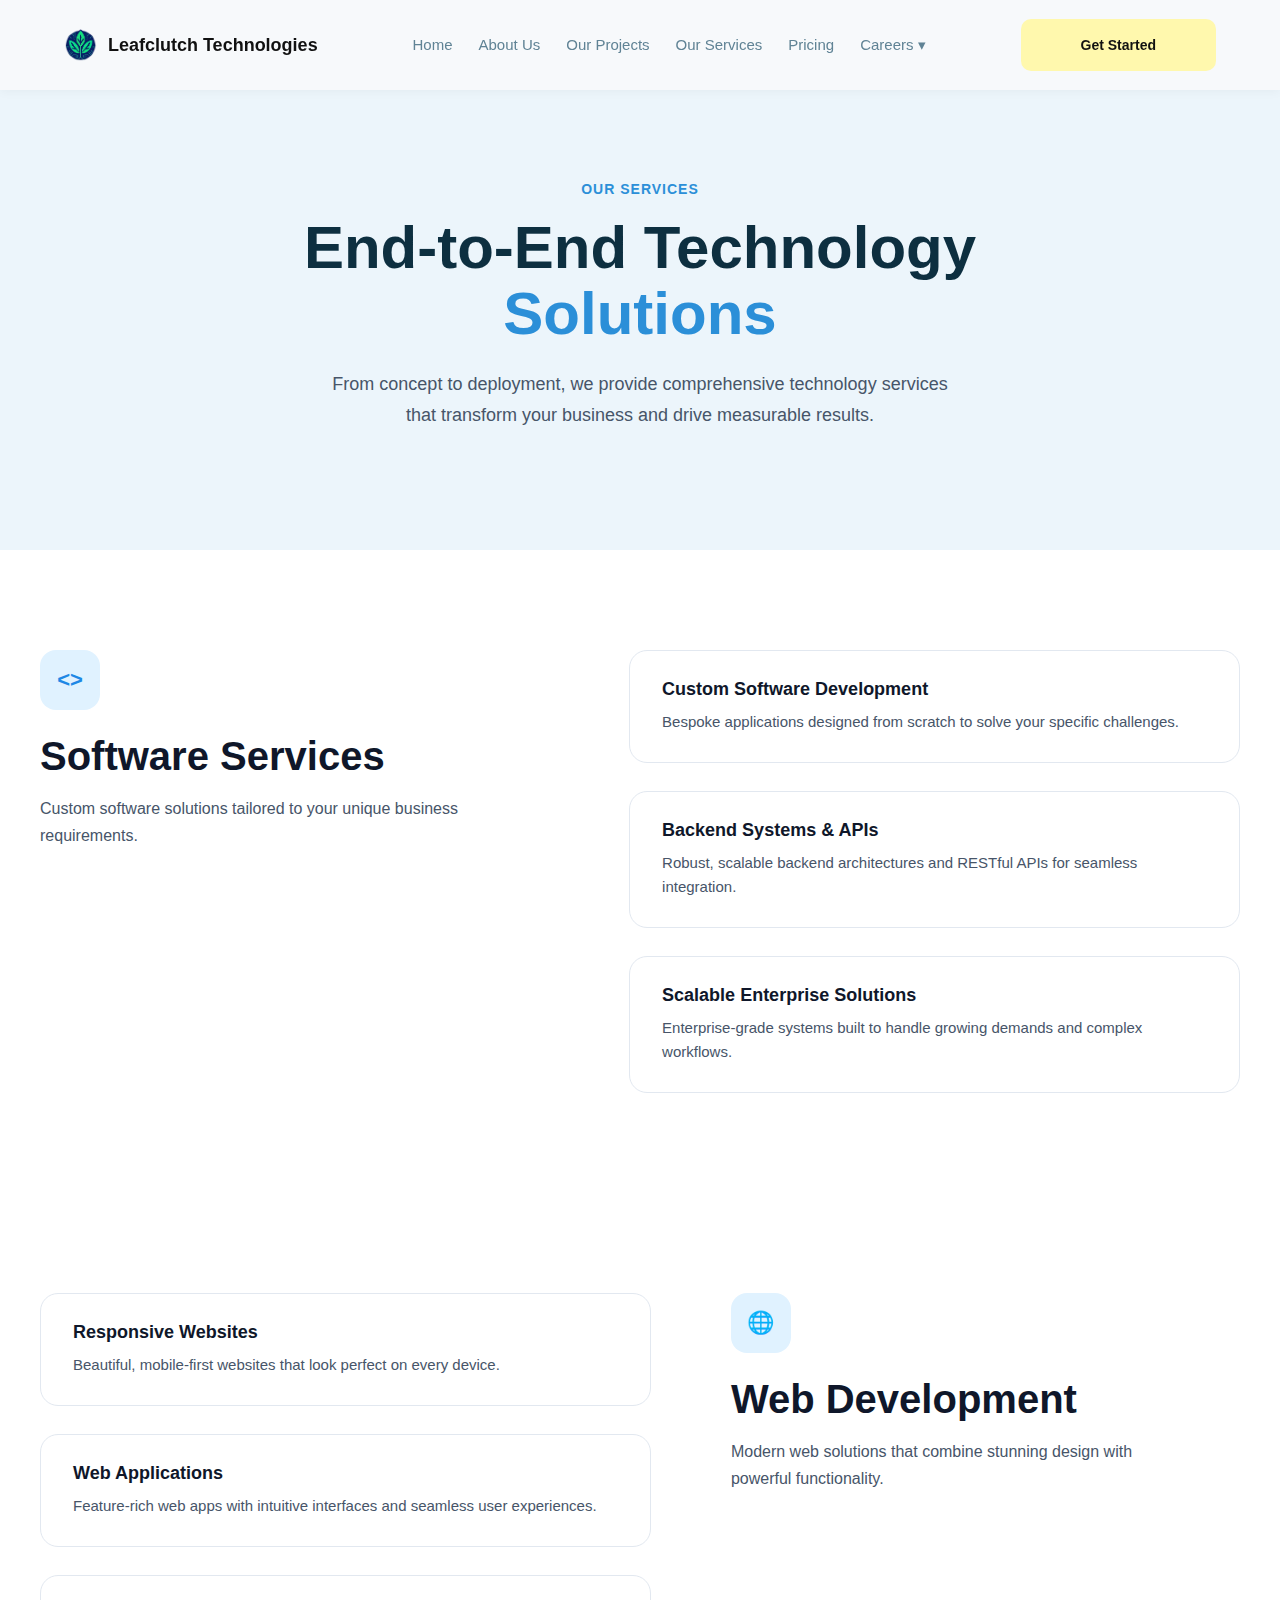
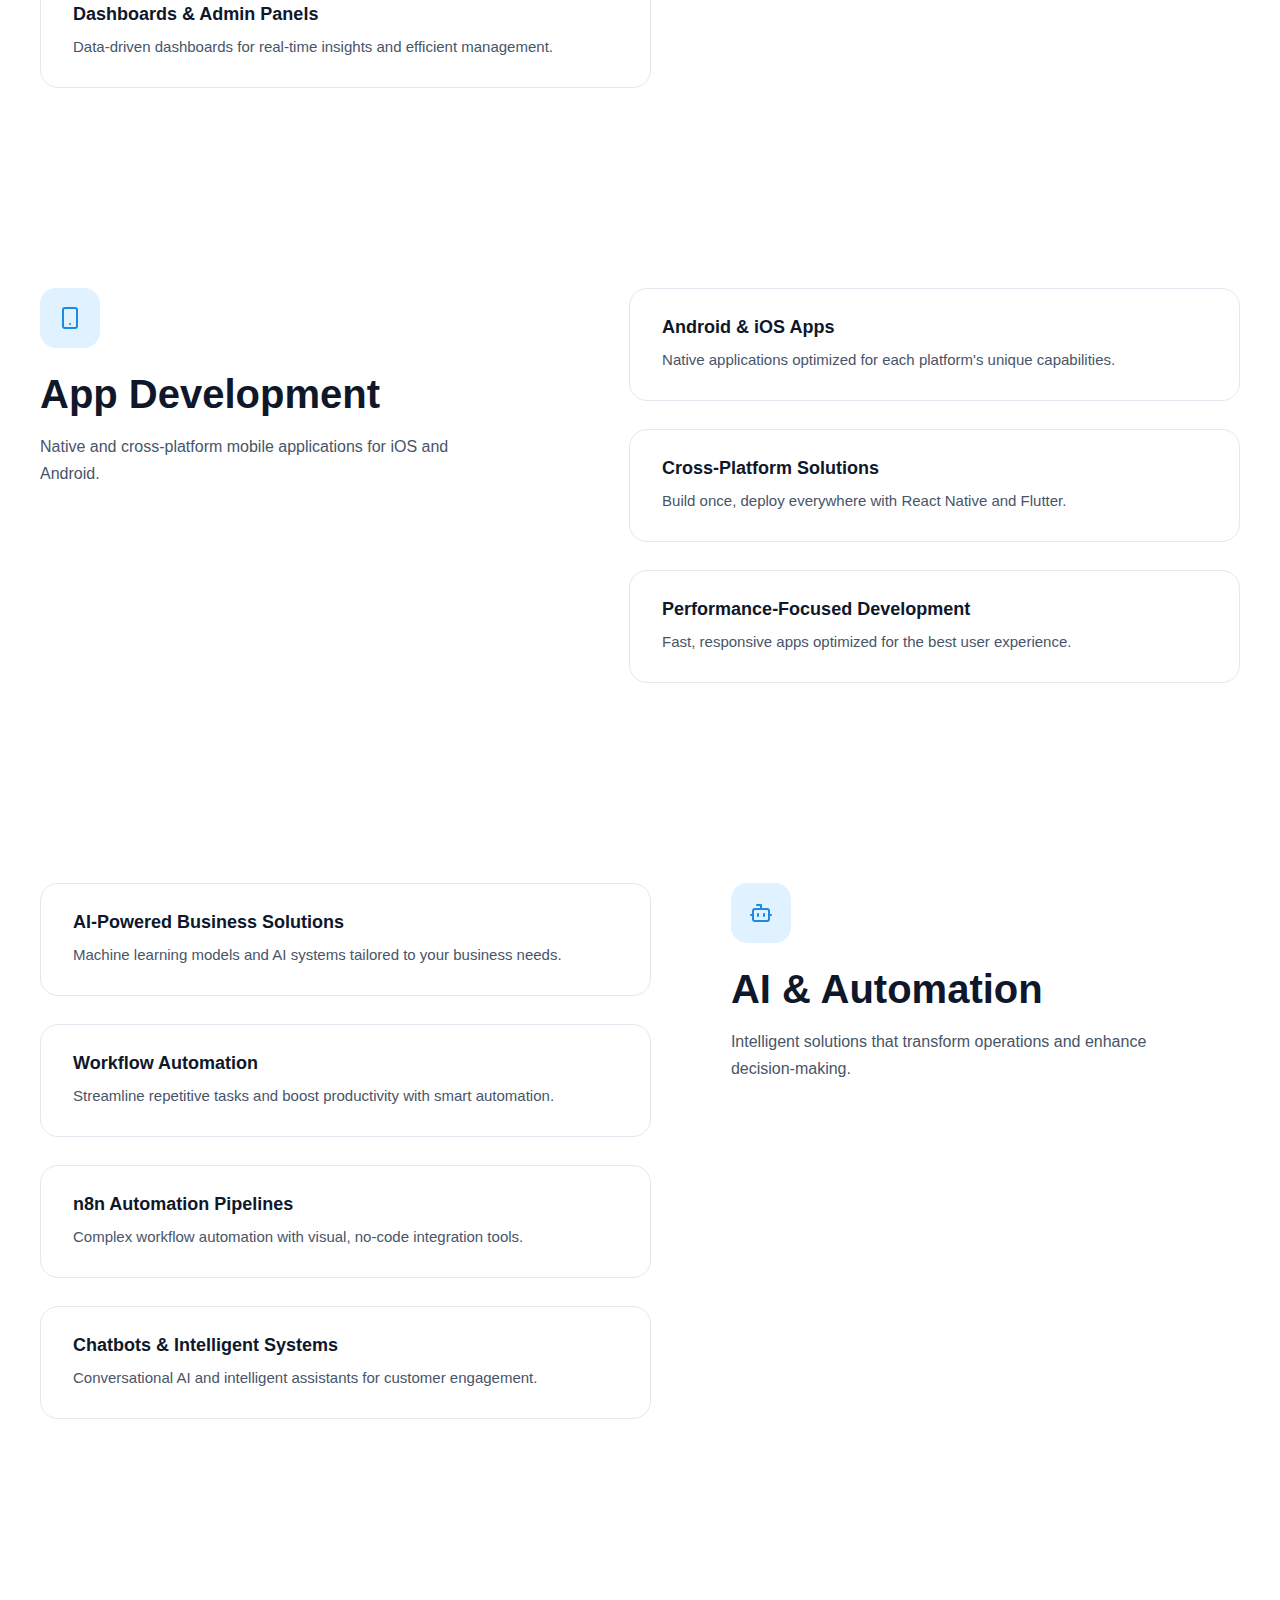
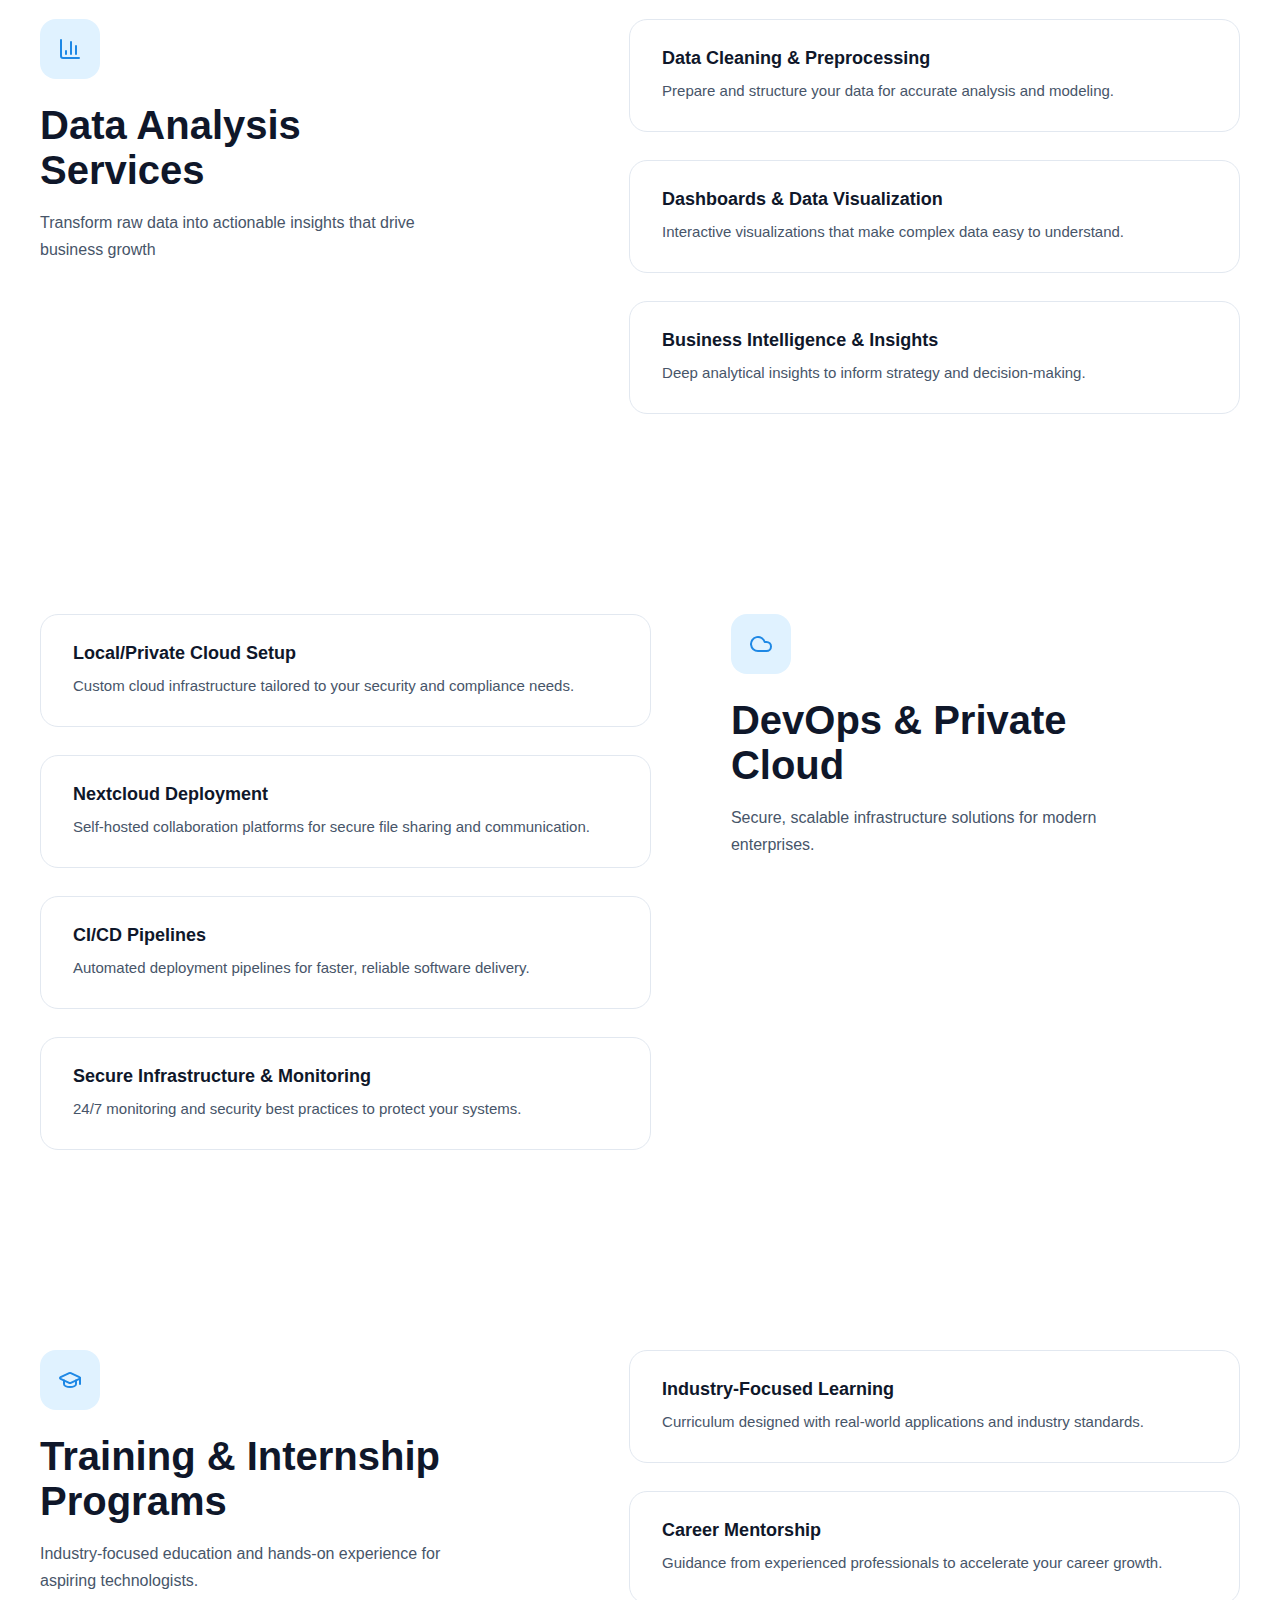
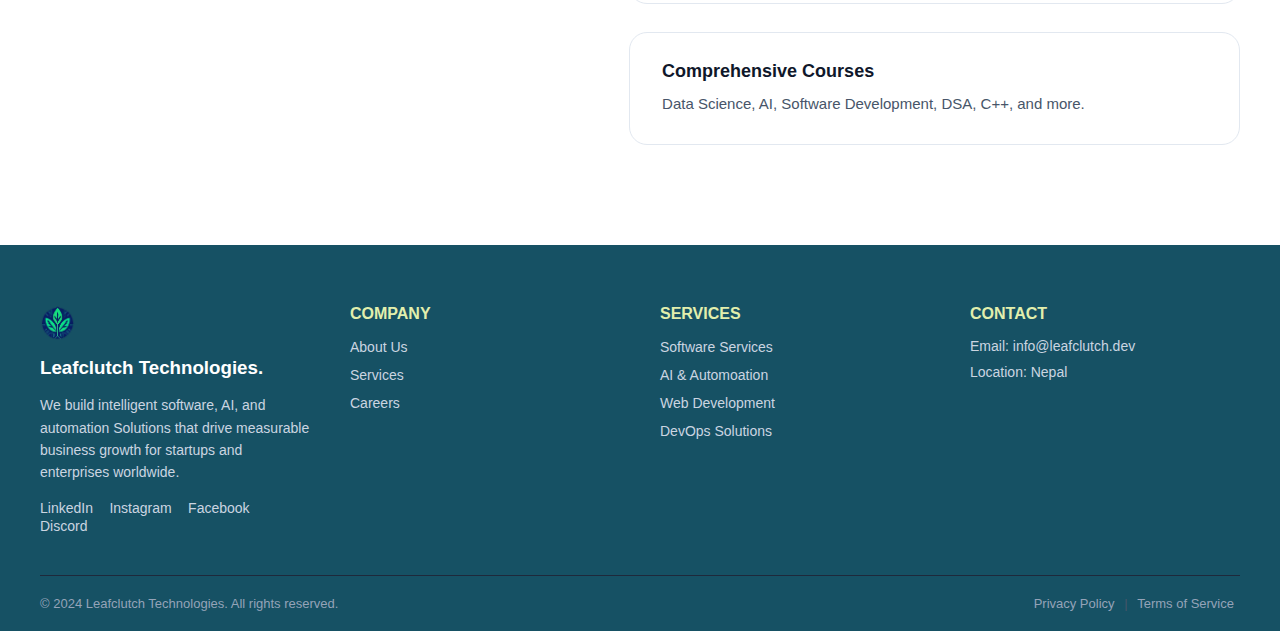
<file: leafclutch-website/services.html>
<!DOCTYPE html>
<html lang="en">
<head>
    <meta charset="UTF-8">
    <meta name="viewport" content="width=device-width, initial-scale=1.0">
    <title>Document</title>
    <link rel="stylesheet" href="css/services.css">
</head>
<body>
    <header class="header">
    <div class="nav-container">

    <!-- Logo -->
    <div class="logo">
      <img src="assets/logo.png" alt="Leafclutch Logo">
      <span>Leafclutch Technologies</span>
    </div>

    <!-- Navigation -->
    <nav class="nav">
      <ul class="nav-links">

        <li><a href="index.html">Home</a></li>
        <li><a href="#">About Us</a></li>
        <li><a href="#">Our Projects</a></li>
        <li><a href="#" class="active">Our Services</a></li>
        <li><a href="#">Pricing</a></li>

        <!-- Careers Dropdown -->
        <li class="dropdown">
          <a href="#">Careers ▾</a>
          <ul class="dropdown-menu">
            <li><a href="#">Job</a></li>
            <li><a href="#">Internship</a></li>
            <li><a href="#">Training & Internship</a></li>
          </ul>
        </li>

      </ul>
    </nav>
    <!-- Hamburger Icon -->
       <div class="hamburger" id="hamburger">
        <span></span>
        <span></span>
        <span></span>
      </div>


    <!-- Get Started Button -->
    <div class="nav-btn">
      <a href="#" class="btn-primary">Get Started</a>
    </div>
    </div>
    </header>

    <section class="hero services-hero">
        <div class="hero-container">
            <span class="hero-tag">OUR SERVICES</span>
            <h1>End-to-End Technology<br>
                <span>Solutions</span>
            </h1>
            <p>From concept to deployment, we provide comprehensive technology services that transform your business and drive measurable results.</p>
        </div>
    </section>

    <section class="services-section">
        <div class="services-container">
            <!--LEFT CONTENT-->
            <div class="services-left">
                <div class="services-icon">
                    &lt;&gt;
                </div>
                <h2>Software Services</h2>
                <p>Custom software solutions tailored to your unique business requirements.</p>
            </div>

            <!--Right Cards-->
            <div class="services-right">
                <div class="service-card">
                    <h4>Custom Software Development</h4>
                    <p>Bespoke applications designed from scratch to solve your specific challenges.</p>
                </div>
                
                <div class="service-card">
                    <h4>Backend Systems & APIs</h4>
                    <p>Robust, scalable backend architectures and RESTful APIs for seamless integration.</p>
                </div>
                
                <div class="service-card">
                    <h4>Scalable Enterprise Solutions</h4>
                    <p>Enterprise-grade systems built to handle growing demands and complex workflows.</p>
                </div>

            </div>
        </div>
    </section>


    <section class="services-section alt-layout">
        <div class="services-container">  
        <!-- LEFT CARDS -->
        <div class="services-right">
            <div class="service-card">
                <h4>Responsive Websites</h4>
                <p>Beautiful, mobile-first websites that look perfect on every device.</p>
            </div>
            <div class="service-card">
                <h4>Web Applications</h4>
                <p>Feature-rich web apps with intuitive interfaces and seamless user experiences.</p>
            </div>
            <div class="service-card">
                <h4>Dashboards & Admin Panels</h4>
                <p>Data-driven dashboards for real-time insights and efficient management.</p>
            </div>
        </div>
        <!-- RIGHT CONTENT -->
         <div class="services-left">
            <div class="services-icon">🌐</div>
            <h2>Web Development</h2>
            <p>Modern web solutions that combine stunning design with powerful functionality.

            </p>
         </div>

        </div>
    </section>


    <section class="services-section">
        <div class="services-container">
            <!--LEFT CONTENT-->
            <div class="services-left">
                <div class="services-icon"><svg xmlns="http://www.w3.org/2000/svg" width="24" height="24" viewBox="0 0 24 24" fill="none" stroke="currentColor" stroke-width="2" stroke-linecap="round" stroke-linejoin="round" class="lucide lucide-smartphone h-8 w-8 text-accent"><rect width="14" height="20" x="5" y="2" rx="2" ry="2"></rect><path d="M12 18h.01"></path></svg></div>
                <h2>App Development</h2>
                <p>Native and cross-platform mobile applications for iOS and Android.</p>
            </div>

            <!--Right Card-->
            <div class="services-right">
                <div class="service-card">
                    <h4>Android & iOS Apps</h4>
                    <p>Native applications optimized for each platform's unique capabilities.</p>
                </div>

                <div class="service-card">
                    <h4>Cross-Platform Solutions</h4>
                    <p>Build once, deploy everywhere with React Native and Flutter.</p>
                </div>

                <div class="service-card">
                    <h4>Performance-Focused Development</h4>
                    <p>Fast, responsive apps optimized for the best user experience.</p>
                </div>
        
            </div>

        </div>
    </section>


    
    <section class="services-section alt-layout">
        <div class="services-container">  
        <!-- LEFT CARDS -->
        <div class="services-right">
            <div class="service-card">
                <h4>AI-Powered Business Solutions</h4>
                <p>Machine learning models and AI systems tailored to your business needs.</p>
            </div>
            <div class="service-card">
                <h4>Workflow Automation</h4>
                <p>Streamline repetitive tasks and boost productivity with smart automation.</p>
            </div>
            <div class="service-card">
                <h4>n8n Automation Pipelines</h4>
                <p>Complex workflow automation with visual, no-code integration tools.</p>
            </div>
            <div class="service-card">
                <h4>Chatbots & Intelligent Systems</h4>
                <p>Conversational AI and intelligent assistants for customer engagement.</p>
            </div>
        </div>
        <!-- RIGHT CONTENT -->
         <div class="services-left">
            <div class="services-icon"><svg xmlns="http://www.w3.org/2000/svg" width="24" height="24" viewBox="0 0 24 24" fill="none" stroke="currentColor" stroke-width="2" stroke-linecap="round" stroke-linejoin="round" class="lucide lucide-bot h-8 w-8 text-accent"><path d="M12 8V4H8"></path><rect width="16" height="12" x="4" y="8" rx="2"></rect><path d="M2 14h2"></path><path d="M20 14h2"></path><path d="M15 13v2"></path><path d="M9 13v2"></path></svg></div>
            <h2>AI & Automation</h2>
            <p>Intelligent solutions that transform operations and enhance decision-making.</p>
         </div>

        </div>
    </section>


    <section class="services-section">
        <div class="services-container">
            <!--LEFT CONTENT-->
            <div class="services-left">
                <div class="services-icon"><svg xmlns="http://www.w3.org/2000/svg" width="24" height="24" viewBox="0 0 24 24" fill="none" stroke="currentColor" stroke-width="2" stroke-linecap="round" stroke-linejoin="round" class="lucide lucide-chart-column h-8 w-8 text-accent"><path d="M3 3v16a2 2 0 0 0 2 2h16"></path><path d="M18 17V9"></path><path d="M13 17V5"></path><path d="M8 17v-3"></path></svg></div>
                <h2>Data Analysis Services</h2>
                <p>Transform raw data into actionable insights that drive business growth</p>
            </div>

            <!--Right Card-->
            <div class="services-right">
                <div class="service-card">
                    <h4>Data Cleaning & Preprocessing</h4>
                    <p>Prepare and structure your data for accurate analysis and modeling.</p>
                </div>

                <div class="service-card">
                    <h4>Dashboards & Data Visualization</h4>
                    <p>Interactive visualizations that make complex data easy to understand.</p>
                </div>

                <div class="service-card">
                    <h4>Business Intelligence & Insights</h4>
                    <p>Deep analytical insights to inform strategy and decision-making.</p>
                </div>
        
            </div>

        </div>
    </section>


    <section class="services-section alt-layout">
        <div class="services-container">  
        <!-- LEFT CARDS -->
        <div class="services-right">
            <div class="service-card">
                <h4>Local/Private Cloud Setup</h4>
                <p>Custom cloud infrastructure tailored to your security and compliance needs.</p>
            </div>
            <div class="service-card">
                <h4>Nextcloud Deployment</h4>
                <p>Self-hosted collaboration platforms for secure file sharing and communication.</p>
            </div>
            <div class="service-card">
                <h4>CI/CD Pipelines</h4>
                <p>Automated deployment pipelines for faster, reliable software delivery.</p>
            </div>
            <div class="service-card">
                <h4>Secure Infrastructure & Monitoring</h4>
                <p>24/7 monitoring and security best practices to protect your systems.</p>
            </div>
        </div>
        <!-- RIGHT CONTENT -->
         <div class="services-left">
            <div class="services-icon"><svg xmlns="http://www.w3.org/2000/svg" width="24" height="24" viewBox="0 0 24 24" fill="none" stroke="currentColor" stroke-width="2" stroke-linecap="round" stroke-linejoin="round" class="lucide lucide-cloud h-8 w-8 text-accent"><path d="M17.5 19H9a7 7 0 1 1 6.71-9h1.79a4.5 4.5 0 1 1 0 9Z"></path></svg></div>
            <h2>DevOps & Private Cloud</h2>
            <p>Secure, scalable infrastructure solutions for modern enterprises.</p>
         </div>

        </div>
    </section>




    <section class="services-section">
        <div class="services-container">
            <!--LEFT CONTENT-->
            <div class="services-left">
                <div class="services-icon"><svg xmlns="http://www.w3.org/2000/svg" width="24" height="24" viewBox="0 0 24 24" fill="none" stroke="currentColor" stroke-width="2" stroke-linecap="round" stroke-linejoin="round" class="lucide lucide-graduation-cap h-8 w-8 text-accent"><path d="M21.42 10.922a1 1 0 0 0-.019-1.838L12.83 5.18a2 2 0 0 0-1.66 0L2.6 9.08a1 1 0 0 0 0 1.832l8.57 3.908a2 2 0 0 0 1.66 0z"></path><path d="M22 10v6"></path><path d="M6 12.5V16a6 3 0 0 0 12 0v-3.5"></path></svg></div>
                <h2>Training & Internship Programs</h2>
                <p>Industry-focused education and hands-on experience for aspiring technologists.</p>
            </div>

            <!--Right Card-->
            <div class="services-right">
                <div class="service-card">
                    <h4>Industry-Focused Learning</h4>
                    <p>Curriculum designed with real-world applications and industry standards.</p>
                </div>

                <div class="service-card">
                    <h4>Career Mentorship</h4>
                    <p>Guidance from experienced professionals to accelerate your career growth.</p>
                </div>

                <div class="service-card">
                    <h4>Comprehensive Courses</h4>
                    <p>Data Science, AI, Software Development, DSA, C++, and more.</p>
                </div>
        
            </div>

        </div>
    </section>










    <footer class="footer">
      <div class="footer-container">
         <!-- Company Info -->
          <div class="footer-about">
            <div class="logo-footer">
              <img src="assets/logo.png" alt="LeafClutch Logo">
            </div>
            <h3>Leafclutch Technologies.</h3>
            <p>
              We build intelligent software, AI, and automation Solutions
              that drive measurable business growth for startups and
              enterprises worldwide.
            </p>
            <div class="social-links">
              <a href="#">LinkedIn</a>
              <a href="#">Instagram</a>
              <a href="#">Facebook</a>
              <a href="#">Discord</a>
            </div>
          </div>

          <!--COmpany Links-->
          <div class="footer-links">
            <h4>COMPANY</h4>
            <ul>
              <li><a href="#">About Us</a></li>
              <li><a href="#">Services</a></li>
              <li><a href="#">Careers</a></li>
            </ul>
          </div>
          
          <!--Services-->
          <div class="footer-links">
            <h4>SERVICES</h4>
            <ul>
              <li><a href="#">Software Services</a></li>
              <li><a href="#">AI & Automoation</a></li>
              <li><a href="#">Web Development</a></li>
              <li><a href="#">DevOps Solutions</a></li>
            </ul>
          </div>

          <!--Contact-->
          <div class="footer-contact">
            <h4>CONTACT</h4>
            <p>Email: info@leafclutch.dev</p>
            <p>Location: Nepal</p>
          </div>
      </div>
          <!--Bottom Footer-->
          <div class="footer-bottom">
            <!--Left-->
            <p>© 2024 Leafclutch Technologies. All rights reserved.</p>
            <div class="footer-bottom-links">
              <a href="#">Privacy Policy</a>
              <span>|</span>
              <a href="#">Terms of Service</a>
            </div>
          </div>
    </footer>


    <script src="javaScript/main.js"></script>



</body>
</html>
</file>
<file: css/style.css>
/* ================= RESET ================= */
* {
  margin: 0;
  padding: 0;
  box-sizing: border-box;
}

/* ================= BODY ================= */
body {
  font-family: "Inter", sans-serif;
  background-color: #f7f9fb; /* page + navbar background */
}

/* ================= HEADER ================= */
.header {
  position: fixed;
  top: 0;
  left: 0;
  width: 100%;

  background-color: #f7f9fb;
  z-index: 1000;

  box-shadow: 0 2px 10px rgba(0, 0, 0, 0.04);
}


/* ================= NAV CONTAINER ================= */
.nav-container {
  max-width: 1200px;
  margin: 0 auto;
  padding: 28px 24px;

  display: flex;
  align-items: center;
  justify-content: space-between;
}

/* ================= LOGO ================= */
.logo {
  display: flex;
  align-items: center;
  gap: 10px;
}

.logo img {
  height: 34px;
}

.logo span {
  font-size: 18px;
  font-weight: 600;
  color: #111;
}

/* ================= NAV LINKS ================= */
.nav-links {
  list-style: none;          /* remove bullets */
  display: flex;             /* horizontal */
  align-items: center;
  gap: 26px;
}

.nav-links li {
  position: relative;        /* dropdown anchor */
}

.nav-links a {
  text-decoration: none;
  font-size: 15px;
  font-weight: 500;
  color: #608395;             /* nav text color */
  transition: color 0.3s ease;
}

.nav-links a:hover,
.nav-links a.active {
  color:#111827;
}

/* ================= DROPDOWN ================= */
.dropdown {
  position: relative;
}

.dropdown-menu {
  list-style: none;
  position: absolute;
  top: 100%; /* better than fixed 36px */
  left: 0;

  background-color: #ffffff;
  border-radius: 8px;
  padding: 10px 0;

  min-width: 200px;
  box-shadow: 0 10px 30px rgba(0, 0, 0, 0.08);

  display: none;
}

.dropdown-menu li {
  padding: 8px 18px;
}

.dropdown-menu a {
  color: #608395;
  font-size: 14px;
  text-decoration: none;
}

.dropdown-menu a:hover {
  color: #111;
}

/* SHOW MENU */
.dropdown:hover .dropdown-menu {
  display: block;
}

/* HOVER BUFFER */
.dropdown > a {
  padding-bottom: 12px;
}

/* ================= HAMBURGER MENU ================= */

.hamburger {
  display: none;
  flex-direction: column;
  cursor: pointer;
  gap: 6px;
}

.hamburger span {
  width: 26px;
  height: 3px;
  background-color: #608395;
  border-radius: 2px;
  transition: all 0.3s ease;
}

/* ================= MOBILE NAV ================= */

@media (max-width: 900px) {

  /* Hide normal nav */
  .nav-links {
    position: absolute;
    top: 100%;
    left: 0;
    width: 100%;
    background: #f7f9fb;
    flex-direction: column;
    gap: 0;
    padding: 20px 0;
    display: none;
    box-shadow: 0 10px 30px rgba(0,0,0,0.08);
  }

  .nav-links li {
    padding: 12px 24px;
  }

  .nav-links.active {
    display: flex;
  }

  /* Show hamburger */
  .hamburger {
    display: flex;
  }

  /* Hide desktop button */
  .nav-btn {
    display: none;
  }
}

/* ================= ANIMATION ================= */

.hamburger.active span:nth-child(1) {
  transform: rotate(45deg) translateY(8px);
}

.hamburger.active span:nth-child(2) {
  opacity: 0;
}

.hamburger.active span:nth-child(3) {
  transform: rotate(-45deg) translateY(-8px);
}

/* ================= BUTTON ================= */
.nav-btn .btn-primary {
  background-color: #fff8ad;  /* get started button */
  color: #111;
  padding: 18px 60px;
  border-radius: 10px;
  font-size: 14px;
  font-weight: 600;
  text-decoration: none;

  transition: transform 0.2s ease, box-shadow 0.2s ease;
}

.nav-btn .btn-primary:hover {
  transform: translateY(-1px);
  box-shadow: 0 8px 20px rgba(0, 0, 0, 0.12);
}



/* ================= HEADER RESPONSIVE ================= */

/* Tablet */
@media (max-width: 900px) {
  .nav-container {
    padding: 22px 20px;
  }

  .nav-links {
    gap: 18px;
  }

  .nav-btn .btn-primary {
    padding: 14px 40px;
    font-size: 13px;
  }

  .hero {
    padding-top: 140px;
  }
}

/* Mobile */
@media (max-width: 768px) {
  .nav-links {
    display: none; /* hide nav links */
  }

  .logo span {
    font-size: 16px;
  }

  .nav-btn .btn-primary {
    padding: 12px 32px;
    font-size: 13px;
  }

  .hero {
    padding-top: 130px;
  }
}

/* Small mobile */
@media (max-width: 480px) {
  .nav-container {
    padding: 18px 16px;
  }

  .logo img {
    height: 30px;
  }

  .nav-btn .btn-primary {
    padding: 10px 26px;
    font-size: 12px;
  }

  .hero {
    padding-top: 120px;
  }
}


/* ================= HERO ================= */

.hero {
  background: linear-gradient(to bottom, #f7fbff, #ffffff);
  padding: 100px 20px;
  padding-top: 160px; /* adjust based on header height */
}

.hero-container {
  max-width: 1200px;
  margin: auto;
  display: grid;
  grid-template-columns: 1.1fr 0.9fr;
  align-items: center;
  gap: 60px;
}

/* ================= LEFT ================= */

.hero-badge {
  display: inline-block;
  padding: 8px 16px;
  background: #eaf4ff;
  border-radius: 999px;
  font-size: 13px;
  font-weight: 500;
  color: #2563eb;
  margin-bottom: 20px;
}

.hero-left h1 {
  font-size: 48px;
  line-height: 1.2;
  font-weight: 800;
  color: #0f172a;
  margin-bottom: 20px;
}

.hero-left h1 span {
  color: #2563eb;
}

.hero-left h1 .highlight {
  color: #1e40af;
}

.hero-left p {
  max-width: 520px;
  font-size: 16px;
  line-height: 1.7;
  color: #475569;
  margin-bottom: 30px;
}

/* ================= BUTTONS ================= */

.hero-buttons {
  display: flex;
  gap: 16px;
  margin-bottom: 30px;
}

/* Base button styles */
.hero-buttons a {
  display: inline-flex;
  align-items: center;
  justify-content: center;

  padding: 16px 32px;
  border-radius: 10px;
  font-size: 15px;
  font-weight: 600;
  text-decoration: none;

  transition:
    background-color 0.3s ease,
    color 0.3s ease,
    transform 0.2s ease,
    box-shadow 0.2s ease;
}

/* Primary button */
.btn-primary {
  background-color: #fff8ad;
  color: #111;
}

.btn-primary:hover {
  background-color: #fff38a;
  transform: translateY(-2px);
  box-shadow: 0 10px 24px rgba(0, 0, 0, 0.15);
}

/* Outline button */
.btn-outline {
  border: 1.5px solid #2563eb;
  color: #2563eb;
  background: transparent;
}

.btn-outline:hover {
  background-color: #2563eb;
  color: #ffffff;
  transform: translateY(-2px);
}

/* ================= FEATURES ================= */

.hero-features {
  display: flex;
  gap: 20px;
  font-size: 14px;
  color: #334155;
}

/* ================= RIGHT MOCKUP ================= */

.hero-right {
  position: relative;
}

.mockup-card {
  background: #ffffff;
  border-radius: 16px;
  padding: 20px;
  box-shadow: 0 40px 80px rgba(0, 0, 0, 0.08);
  position: relative;
}

/* Mockup header dots */
.mockup-header {
  display: flex;
  gap: 8px;
  margin-bottom: 20px;
}

.dot {
  width: 10px;
  height: 10px;
  border-radius: 50%;
}

.red { background: #ef4444; }
.yellow { background: #facc15; }
.blue { background: #3b82f6; }

/* Mockup content */
.mockup-bar {
  height: 12px;
  background: #f1f5f9;
  border-radius: 6px;
  margin-bottom: 12px;
}

.mockup-graph {
  height: 120px;
  background: #e2eef6;
  border-radius: 12px;
  margin: 20px 0;
}

.mockup-buttons {
  display: flex;
  gap: 12px;
  
}

/* Base style (IMPORTANT) */
.mockup-buttons div {
  flex: 1;
  height: 36px;
  border-radius: 10px;
  transition: 
    transform 0.2s ease,
    box-shadow 0.2s ease,
    background-color 0.2s ease;
}

.mockup-buttons div:hover{
  transform: translateY(-2px);
  box-shadow: 0 10px 24px rgba(0, 0, 0, 0.15);
}

/* First button */
.btn-primary-mock {
  background: #1e40af; /* Blue */
}


/* Second button */
.btn-secondary-mock {
  background: #60a5fa; /* Light blue */
}





/* ================= FLOATING CARDS ================= */

.floating-card {
  position: absolute;
  background: #ffffff;
  padding: 12px 16px;
  border-radius: 12px;
  box-shadow: 0 20px 40px rgba(0, 0, 0, 0.12);
  font-size: 13px;
  font-weight: 500;
  animation: float 4s ease-in-out infinite;
}

.performance {
  top: 80px;
  left: -60px;
}

/* Slight delay so both don't move together */
.floating-card.uptime {
  animation-delay: 2s;
}

.uptime {
  bottom: 40px;
  right: -50px;
}
/* Floating motion */
@keyframes float {
  0% {
    transform: translateY(0);
  }
  50% {
    transform: translateY(-16px);
  }
  100% {
    transform: translateY(0);
  }
}


/* ================= RESPONSIVE ================= */

@media (max-width: 900px) {
  .hero-container {
    grid-template-columns: 1fr;
    text-align: center;
  }

  .hero-buttons {
    justify-content: center;
    flex-wrap: wrap;
  }

  .hero-features {
    justify-content: center;
    flex-wrap: wrap;
  }

  .hero-right {
    margin-top: 60px;
  }

  .performance {
    left: 0;
  }

  .uptime {
    right: 0;
  }
}




/* ================= SERVICES SECTION ================= */

.services {
  padding: 100px 20px;
  background: #ffffff;
}

.services-container {
  max-width: 1200px;
  margin: auto;
}

/* ---------- Header ---------- */

.services-header {
  text-align: center;
  max-width: 700px;
  margin: 0 auto 60px;
}

.services-badge {
  display: inline-block;
  font-size: 12px;
  font-weight: 600;
  color: #2563eb;
  letter-spacing: 0.05em;
  margin-bottom: 12px;
}

.services-header h2 {
  font-size: 40px;
  font-weight: 800;
  color: #0f172a;
  line-height: 1.2;
  margin-bottom: 16px;
}

.services-header p {
  font-size: 16px;
  line-height: 1.7;
  color: #475569;
}

/* ---------- Grid ---------- */

.services-grid {
  display: grid;
  grid-template-columns: repeat(3, 1fr);
  gap: 28px;
  margin-bottom: 80px;
}

/* ---------- Cards ---------- */

.service-card {
  background: #ffffff;
  border: 1px solid #e2e8f0;
  border-radius: 16px;
  padding: 28px;
  transition:
    transform 0.25s ease,
    box-shadow 0.25s ease,
    border-color 0.25s ease;
}

.service-card:hover {
  transform: translateY(-6px);
  box-shadow: 0 30px 60px rgba(0, 0, 0, 0.08);
  border-color: #c7d2fe;
}

/* ---------- Icon ---------- */

.service-icon {
  width: 44px;
  height: 44px;
  background: #eff6ff;
  color: #2563eb;
  border-radius: 12px;
  display: flex;
  align-items: center;
  justify-content: center;
  font-size: 18px;
  margin-bottom: 18px;
}

/* ---------- Text ---------- */

.service-card h3 {
  font-size: 18px;
  font-weight: 700;
  color: #0f172a;
  margin-bottom: 10px;
}

.service-card p {
  font-size: 14px;
  line-height: 1.7;
  color: #475569;
  margin-bottom: 18px;
}

/* ---------- Link ---------- */

.service-card a {
  font-size: 14px;
  font-weight: 600;
  color: #2563eb;
  text-decoration: none;
  display: inline-flex;
  align-items: center;
  gap: 6px;
}

.service-card a:hover {
  text-decoration: underline;
}

/* ================= TRAINING BANNER ================= */

.training-banner {
  background: #fafaf2;
  border: 1px solid #fff8ad;
  border-radius: 16px;
  padding: 32px 32px;

  display: flex;
  align-items: center;
  justify-content: space-between;
  gap: 20px;
}

.training-banner:hover{
  background: #fafaf2;
  transform: translateY(-2px);
  box-shadow: 0 12px 24px rgba(0, 0, 0, 0.12);
}

.training-left {
  display: flex;
  align-items: center;
  gap: 16px;
}

.training-icon {
  width: 44px;
  height: 44px;
  background: #fff8ad;
  color: #92400e;
  border-radius: 12px;
  display: flex;
  align-items: center;
  justify-content: center;
  font-size: 18px;
}

.training-left h4 {
  font-size: 16px;
  font-weight: 700;
  color: #0f172a;
  margin-bottom: 4px;
}

.training-left p {
  font-size: 14px;
  color: #475569;
}

/* ---------- Button ---------- */

.training-btn {
  background: #fff8ad;
  color: #111827;
  padding: 14px 22px;
  border-radius: 12px;
  font-size: 14px;
  font-weight: 600;
  text-decoration: none;

  display: inline-flex;
  align-items: center;
  gap: 8px;

  transition:
    transform 0.2s ease,
    box-shadow 0.2s ease,
    background-color 0.2s ease;
}

.training-btn:hover {
  background: #fff8ad;
  transform: translateY(-2px);
  box-shadow: 0 12px 24px rgba(0, 0, 0, 0.12);
}

/* ================= RESPONSIVE ================= */

@media (max-width: 900px) {
  .services-grid {
    grid-template-columns: repeat(2, 1fr);
  }

  .services-header h2 {
    font-size: 34px;
  }
}

@media (max-width: 600px) {
  .services-grid {
    grid-template-columns: 1fr;
  }

  .training-banner {
    flex-direction: column;
    text-align: center;
  }

  .training-left {
    justify-content: center;
  }
}

/* ===== WHY US SECTION ===== */
.why-us {
  background: #f7f9fb;
  padding: 80px 60px;
}

.why-us-container {
  max-width: 1200px;
  margin: auto;
  display: grid;
  grid-template-columns: 1.1fr 1fr;
  gap: 50px;
}

/* ===== LEFT CONTENT ===== */
.why-left .why-badge {
  color: #3b82f6;
  font-size: 14px;
  font-weight: 600;
  letter-spacing: 1px;
}

.why-left h2 {
  font-size: 42px;
  font-weight: 700;
  color: #0f172a;
  margin: 12px 0 20px;
}

.why-left p {
  font-size: 16px;
  color: #475569;
  line-height: 1.7;
  max-width: 520px;
}

/* ===== STATS ===== */
.why-stats {
  display: flex;
  gap: 50px;
  margin-top: 40px;
}

.stat{
  text-align: center;
}
.stat h3 {
  font-size: 36px;
  color: #0f172a;
}

.stat span {
  font-size: 14px;
  color: #64748b;
}

/* ===== RIGHT CARDS ===== */
.why-right {
  display: grid;
  grid-template-columns: repeat(2, 1fr);
  gap: 24px;
}

.why-card {
  background: #ffffff;
  border-radius: 14px;
  padding: 26px;
  border: 1px solid #e2e8f0;
  transition: transform 0.25s ease, box-shadow 0.25s ease;
}

.why-card:hover {
  transform: translateY(-4px);
  box-shadow: 0 12px 28px rgba(0, 0, 0, 0.08);
}

/* ICON */
.why-icon {
  width: 44px;
  height: 44px;
  background: #e0f2fe;
  color: #2563eb;
  display: flex;
  align-items: center;
  justify-content: center;
  border-radius: 12px;
  font-size: 20px;
  margin-bottom: 16px;
}

/* CARD TEXT */
.why-card h4 {
  font-size: 18px;
  color: #0f172a;
  margin-bottom: 10px;
}

.why-card p {
  font-size: 14px;
  color: #64748b;
  line-height: 1.6;
}

/* ===== RESPONSIVE ===== */
@media (max-width: 900px) {
  .why-us-container {
    grid-template-columns: 1fr;
  }

  .why-right {
    grid-template-columns: 1fr 1fr;
  }
}

@media (max-width: 600px) {
  .why-us {
    padding: 60px 20px;
  }

  .why-left h2 {
    font-size: 32px;
  }

  .why-stats {
    flex-direction: column;
    gap: 20px;
  }

  .why-right {
    grid-template-columns: 1fr;
  }
}


/* ===== CTA SECTION ===== */

.cta {
  padding: 80px 20px;
}

.cta-container {
  max-width: 1200px;
  margin: auto;
  background: linear-gradient(135deg, #134e6f, #2b8fd8);
  border-radius: 28px;
  padding: 60px;
  display: grid;
  grid-template-columns: 1.2fr 0.8fr 1fr;
  align-items: center;
  gap: 40px;
  color: #ffffff;
}

/* LEFT CONTENT */
.cta-left h2 {
  font-size: 44px;
  font-weight: 800;
  line-height: 1.15;
  margin-bottom: 16px;
}

.cta-left p {
  font-size: 16px;
  line-height: 1.7;
  max-width: 420px;
  color: #e0f2ff;
  margin-bottom: 28px;
}

/* BUTTONS */
.cta-buttons {
  display: flex;
  gap: 16px;
}

.cta-buttons .btn-primary {
  background: #fff6a5;
  color: #083344;
  padding: 14px 26px;
  border-radius: 14px;
  font-weight: 600;
  text-decoration: none;
}

.cta-buttons .btn-outline {
  border: 1px solid rgba(255,255,255,0.4);
  color: #ffffff;
  padding: 14px 26px;
  border-radius: 14px;
  text-decoration: none;
  font-weight: 600;
}

/* CENTER QR */
.cta-center {
  display: flex;
  justify-content: center;
  align-items: center;
}

.qr-card {
  background: #ffffff;
  padding: 24px;
  border-radius: 16px;
  box-shadow: 0 20px 40px rgba(0,0,0,0.12);
  transition:
    transform 0.25s ease,
    box-shadow 0.25s ease;
}


.qr-card img {
  width: 140px;
  height: auto;
}

.qr-card:hover {
  transform: translateY(-6px);
  box-shadow: 0 30px 60px rgba(0, 0, 0, 0.15);
}

/* RIGHT EMAIL CARD */
.cta-right {
  display: flex;
  justify-content: flex-end;
}

.email-card {
  background: rgba(255,255,255,0.15);
  padding: 18px 50px;
  border-radius: 18px;
  display: flex;
  align-items: center;
  gap: 14px;

  text-decoration: none;
  color: inherit;

  box-shadow: 0 16px 36px rgba(0, 0, 0, 0.08);
  cursor: pointer;

  transition:
    transform 0.25s ease,
    box-shadow 0.25s ease;
}



.email-card:hover {
  transform: translateY(-4px);
  box-shadow: 0 24px 50px rgba(0, 0, 0, 0.14);
}

.email-card .icon {
  background: #fff6a5;
  color: #083344;
  padding: 12px;
  border-radius: 14px;
  font-size: 18px;
}

.email-card span {
  font-size: 14px;
  color: #e0f2ff;
}

.email-card strong {
  display: block;
  font-size: 16px;
  color: #ffffff;
}

/* ================= RESPONSIVE CTA ================= */

/* Tablet */
@media (max-width: 900px) {
  .cta-container {
    grid-template-columns: 1fr;
    text-align: center;
    padding: 50px 40px;
  }

  .cta-left p {
    margin-left: auto;
    margin-right: auto;
  }

  .cta-buttons {
    justify-content: center;
    flex-wrap: wrap;
  }

  .cta-center {
    margin-top: 30px;
  }

  .cta-right {
    justify-content: center;
    margin-top: 20px;
  }
}

/* Mobile */
@media (max-width: 500px) {
  .cta-container {
    padding: 40px 24px;
    gap: 30px;
  }

  .cta-left h2 {
    font-size: 32px;
    line-height: 1.2;
  }

  .cta-left p {
    font-size: 15px;
  }

  .qr-card img {
    width: 120px;
  }

  .email-card {
    padding: 16px 24px;
    width: 100%;
    justify-content: center;
  }
}



/* ================= FOOTER ================= */

.footer {
  background-color: #165164; /* dark blue/black */
  color: #cbd5e1;
  padding: 60px 20px 20px;
  font-family: Arial, sans-serif;
}

.footer-container {
  max-width: 1200px;
  margin: auto;
  display: grid;
  grid-template-columns: repeat(4, 1fr);
  gap: 40px;
}

/* FIX logo + title alignment */
.logo-footer {
  display: flex;
  align-items: center;
  gap: 12px;
  margin-bottom: 14px;
}

/* Remove image bottom spacing */
.logo-footer img {
  height: 42px;
}

/* Remove heading bottom spacing */
.logo-footer h3 {
  margin: 0;
  color: #ffffff;
  font-size: 22px;
  font-weight: 700;
  white-space: nowrap; /* 🔑 keeps it in one line */
}


.footer-about p {
  font-size: 15px;
  line-height: 1.7;
  color: #d1e4ec;
  max-width: 420px;
  margin-bottom: 22px;
}

.social-links {
  margin-top: 15px;
}

.social-links a {
  color: #cbd5e1;
  margin-right: 12px;
  font-size: 14px;
  text-decoration: none;
}

.social-links a:hover {
  color: #38bdf8;
}

/* default icon size */
.social-links svg {
  width: 24px;
  height: 24px;
}

/* Discord only */
.social-links .discord svg {
  width: 24px;
  height: 24px;
}

/* Footer Links */
.footer-links h4,
.footer-contact h4 {
  color: #e2efad;
  margin-bottom: 15px;
}

.footer-links ul {
  list-style: none;
  padding: 0;
}

.footer-links ul li {
  margin-bottom: 10px;
}

.footer-links ul li a {
  color: #cbd5e1;
  text-decoration: none;
  font-size: 14px;
}

.footer-links ul li a:hover {
  color: #e2efad;
}

/* Contact */
.footer-contact p {
  font-size: 14px;
  margin-bottom: 10px;  
}

.footer-contact p a{
  text-decoration: none;
  color: inherit;
}

.footer-contact p:hover{
  color: #e2efad;
}

/* Footer Bottom */
.footer-bottom {
  border-top: 1px solid #1e293b;
  margin-top: 40px;
  padding-top: 20px;

  display: flex;
  justify-content: space-between;
  align-items: center;
  font-size: 13px;
  color: #94a3b8;

  max-width: 1200px;
  margin-left: auto;
  margin-right: auto;
}

.footer-bottom-links a{
  color: #94a3b8;
  text-decoration: none;
  margin: 0 6px;
}

.footer-bottom-links a:hover {
  color: #e2efad;
}

.footer-bottom-links span {
  color: #475569;
}

/* ================= RESPONSIVE ================= */

/* Tablet */
@media (max-width: 900px) {
  .footer-container {
    grid-template-columns: repeat(2, 1fr);
  }
}

/* Mobile */
@media (max-width: 600px) {
  .footer-container {
    grid-template-columns: 1fr;
    text-align: center;
  }

  .social-links a {
    margin-right: 8px;
  }

  .footer-bottom {
    flex-direction: column;
    gap: 10px;
    text-align: center;
  }
}

html {
  scroll-behavior: smooth;
}

/* ===== PAGE LOAD ANIMATION (content only) ===== */

/* Wraps all page content EXCEPT header & footer */
.main-content {
  opacity: 0;
  transform: translateY(20px);
  animation: fadeUp 0.8s ease forwards;
  animation-delay: 0.2s;
}

/* Keyframes */
@keyframes fadeUp {
  to {
    opacity: 1;
    transform: translateY(0);
  }
}
</file>
<file: leafclutch-website/css/style.css>
/* ================= RESET ================= */
* {
  margin: 0;
  padding: 0;
  box-sizing: border-box;
}

/* ================= BODY ================= */
body {
  font-family: "Inter", sans-serif;
  background-color: #f7f9fb; /* page + navbar background */
}

/* ================= HEADER ================= */
.header {
  position: fixed;
  top: 0;
  left: 0;
  width: 100%;

  background-color: #f7f9fb;
  z-index: 1000;

  box-shadow: 0 2px 10px rgba(0, 0, 0, 0.04);
}


/* ================= NAV CONTAINER ================= */
.nav-container {
  max-width: 1200px;
  margin: 0 auto;
  padding: 28px 24px;

  display: flex;
  align-items: center;
  justify-content: space-between;
}

/* ================= LOGO ================= */
.logo {
  display: flex;
  align-items: center;
  gap: 10px;
}

.logo img {
  height: 34px;
}

.logo span {
  font-size: 18px;
  font-weight: 600;
  color: #111;
}

/* ================= NAV LINKS ================= */
.nav-links {
  list-style: none;          /* remove bullets */
  display: flex;             /* horizontal */
  align-items: center;
  gap: 26px;
}

.nav-links li {
  position: relative;        /* dropdown anchor */
}

.nav-links a {
  text-decoration: none;
  font-size: 15px;
  font-weight: 500;
  color: #608395;             /* nav text color */
  transition: color 0.3s ease;
}

.nav-links a:hover,
.nav-links a.active {
  color:#111827;
}

/* ================= DROPDOWN ================= */
.dropdown {
  position: relative;
}

.dropdown-menu {
  list-style: none;
  position: absolute;
  top: 100%; /* better than fixed 36px */
  left: 0;

  background-color: #ffffff;
  border-radius: 8px;
  padding: 10px 0;

  min-width: 200px;
  box-shadow: 0 10px 30px rgba(0, 0, 0, 0.08);

  display: none;
}

.dropdown-menu li {
  padding: 8px 18px;
}

.dropdown-menu a {
  color: #608395;
  font-size: 14px;
  text-decoration: none;
}

.dropdown-menu a:hover {
  color: #111;
}

/* SHOW MENU */
.dropdown:hover .dropdown-menu {
  display: block;
}

/* HOVER BUFFER */
.dropdown > a {
  padding-bottom: 12px;
}

/* ================= HAMBURGER MENU ================= */

.hamburger {
  display: none;
  flex-direction: column;
  cursor: pointer;
  gap: 6px;
}

.hamburger span {
  width: 26px;
  height: 3px;
  background-color: #608395;
  border-radius: 2px;
  transition: all 0.3s ease;
}

/* ================= MOBILE NAV ================= */

@media (max-width: 900px) {

  /* Hide normal nav */
  .nav-links {
    position: absolute;
    top: 100%;
    left: 0;
    width: 100%;
    background: #f7f9fb;
    flex-direction: column;
    gap: 0;
    padding: 20px 0;
    display: none;
    box-shadow: 0 10px 30px rgba(0,0,0,0.08);
  }

  .nav-links li {
    padding: 12px 24px;
  }

  .nav-links.active {
    display: flex;
  }

  /* Show hamburger */
  .hamburger {
    display: flex;
  }

  /* Hide desktop button */
  .nav-btn {
    display: none;
  }
}

/* ================= ANIMATION ================= */

.hamburger.active span:nth-child(1) {
  transform: rotate(45deg) translateY(8px);
}

.hamburger.active span:nth-child(2) {
  opacity: 0;
}

.hamburger.active span:nth-child(3) {
  transform: rotate(-45deg) translateY(-8px);
}

/* ================= BUTTON ================= */
.nav-btn .btn-primary {
  background-color: #fff8ad;  /* get started button */
  color: #111;
  padding: 18px 60px;
  border-radius: 10px;
  font-size: 14px;
  font-weight: 600;
  text-decoration: none;

  transition: transform 0.2s ease, box-shadow 0.2s ease;
}

.nav-btn .btn-primary:hover {
  transform: translateY(-1px);
  box-shadow: 0 8px 20px rgba(0, 0, 0, 0.12);
}



/* ================= HEADER RESPONSIVE ================= */

/* Tablet */
@media (max-width: 900px) {
  .nav-container {
    padding: 22px 20px;
  }

  .nav-links {
    gap: 18px;
  }

  .nav-btn .btn-primary {
    padding: 14px 40px;
    font-size: 13px;
  }

  .hero {
    padding-top: 140px;
  }
}

/* Mobile */
@media (max-width: 768px) {
  .nav-links {
    display: none; /* hide nav links */
  }

  .logo span {
    font-size: 16px;
  }

  .nav-btn .btn-primary {
    padding: 12px 32px;
    font-size: 13px;
  }

  .hero {
    padding-top: 130px;
  }
}

/* Small mobile */
@media (max-width: 480px) {
  .nav-container {
    padding: 18px 16px;
  }

  .logo img {
    height: 30px;
  }

  .nav-btn .btn-primary {
    padding: 10px 26px;
    font-size: 12px;
  }

  .hero {
    padding-top: 120px;
  }
}


/* ================= HERO ================= */

.hero {
  background: linear-gradient(to bottom, #f7fbff, #ffffff);
  padding: 100px 20px;
  padding-top: 160px; /* adjust based on header height */
}

.hero-container {
  max-width: 1200px;
  margin: auto;
  display: grid;
  grid-template-columns: 1.1fr 0.9fr;
  align-items: center;
  gap: 60px;
}

/* ================= LEFT ================= */

.hero-badge {
  display: inline-block;
  padding: 8px 16px;
  background: #eaf4ff;
  border-radius: 999px;
  font-size: 13px;
  font-weight: 500;
  color: #2563eb;
  margin-bottom: 20px;
}

.hero-left h1 {
  font-size: 48px;
  line-height: 1.2;
  font-weight: 800;
  color: #0f172a;
  margin-bottom: 20px;
}

.hero-left h1 span {
  color: #2563eb;
}

.hero-left h1 .highlight {
  color: #1e40af;
}

.hero-left p {
  max-width: 520px;
  font-size: 16px;
  line-height: 1.7;
  color: #475569;
  margin-bottom: 30px;
}

/* ================= BUTTONS ================= */

.hero-buttons {
  display: flex;
  gap: 16px;
  margin-bottom: 30px;
}

/* Base button styles */
.hero-buttons a {
  display: inline-flex;
  align-items: center;
  justify-content: center;

  padding: 16px 32px;
  border-radius: 10px;
  font-size: 15px;
  font-weight: 600;
  text-decoration: none;

  transition:
    background-color 0.3s ease,
    color 0.3s ease,
    transform 0.2s ease,
    box-shadow 0.2s ease;
}

/* Primary button */
.btn-primary {
  background-color: #fff8ad;
  color: #111;
}

.btn-primary:hover {
  background-color: #fff38a;
  transform: translateY(-2px);
  box-shadow: 0 10px 24px rgba(0, 0, 0, 0.15);
}

/* Outline button */
.btn-outline {
  border: 1.5px solid #2563eb;
  color: #2563eb;
  background: transparent;
}

.btn-outline:hover {
  background-color: #2563eb;
  color: #ffffff;
  transform: translateY(-2px);
}

/* ================= FEATURES ================= */

.hero-features {
  display: flex;
  gap: 20px;
  font-size: 14px;
  color: #334155;
}

/* ================= RIGHT MOCKUP ================= */

.hero-right {
  position: relative;
}

.mockup-card {
  background: #ffffff;
  border-radius: 16px;
  padding: 20px;
  box-shadow: 0 40px 80px rgba(0, 0, 0, 0.08);
  position: relative;
}

/* Mockup header dots */
.mockup-header {
  display: flex;
  gap: 8px;
  margin-bottom: 20px;
}

.dot {
  width: 10px;
  height: 10px;
  border-radius: 50%;
}

.red { background: #ef4444; }
.yellow { background: #facc15; }
.blue { background: #3b82f6; }

/* Mockup content */
.mockup-bar {
  height: 12px;
  background: #f1f5f9;
  border-radius: 6px;
  margin-bottom: 12px;
}

.mockup-graph {
  height: 120px;
  background: #e2eef6;
  border-radius: 12px;
  margin: 20px 0;
}

.mockup-buttons {
  display: flex;
  gap: 12px;
  
}

/* Base style (IMPORTANT) */
.mockup-buttons div {
  flex: 1;
  height: 36px;
  border-radius: 10px;
  transition: 
    transform 0.2s ease,
    box-shadow 0.2s ease,
    background-color 0.2s ease;
}

.mockup-buttons div:hover{
  transform: translateY(-2px);
  box-shadow: 0 10px 24px rgba(0, 0, 0, 0.15);
}

/* First button */
.btn-primary-mock {
  background: #1e40af; /* Blue */
}


/* Second button */
.btn-secondary-mock {
  background: #60a5fa; /* Light blue */
}





/* ================= FLOATING CARDS ================= */

.floating-card {
  position: absolute;
  background: #ffffff;
  padding: 12px 16px;
  border-radius: 12px;
  box-shadow: 0 20px 40px rgba(0, 0, 0, 0.12);
  font-size: 13px;
  font-weight: 500;
  animation: float 4s ease-in-out infinite;
}

.performance {
  top: 80px;
  left: -60px;
}

/* Slight delay so both don't move together */
.floating-card.uptime {
  animation-delay: 2s;
}

.uptime {
  bottom: 40px;
  right: -50px;
}
/* Floating motion */
@keyframes float {
  0% {
    transform: translateY(0);
  }
  50% {
    transform: translateY(-16px);
  }
  100% {
    transform: translateY(0);
  }
}


/* ================= RESPONSIVE ================= */

@media (max-width: 900px) {
  .hero-container {
    grid-template-columns: 1fr;
    text-align: center;
  }

  .hero-buttons {
    justify-content: center;
    flex-wrap: wrap;
  }

  .hero-features {
    justify-content: center;
    flex-wrap: wrap;
  }

  .hero-right {
    margin-top: 60px;
  }

  .performance {
    left: 0;
  }

  .uptime {
    right: 0;
  }
}




/* ================= SERVICES SECTION ================= */

.services {
  padding: 100px 20px;
  background: #ffffff;
}

.services-container {
  max-width: 1200px;
  margin: auto;
}

/* ---------- Header ---------- */

.services-header {
  text-align: center;
  max-width: 700px;
  margin: 0 auto 60px;
}

.services-badge {
  display: inline-block;
  font-size: 12px;
  font-weight: 600;
  color: #2563eb;
  letter-spacing: 0.05em;
  margin-bottom: 12px;
}

.services-header h2 {
  font-size: 40px;
  font-weight: 800;
  color: #0f172a;
  line-height: 1.2;
  margin-bottom: 16px;
}

.services-header p {
  font-size: 16px;
  line-height: 1.7;
  color: #475569;
}

/* ---------- Grid ---------- */

.services-grid {
  display: grid;
  grid-template-columns: repeat(3, 1fr);
  gap: 28px;
  margin-bottom: 80px;
}

/* ---------- Cards ---------- */

.service-card {
  background: #ffffff;
  border: 1px solid #e2e8f0;
  border-radius: 16px;
  padding: 28px;
  transition:
    transform 0.25s ease,
    box-shadow 0.25s ease,
    border-color 0.25s ease;
}

.service-card:hover {
  transform: translateY(-6px);
  box-shadow: 0 30px 60px rgba(0, 0, 0, 0.08);
  border-color: #c7d2fe;
}

/* ---------- Icon ---------- */

.service-icon {
  width: 44px;
  height: 44px;
  background: #eff6ff;
  color: #2563eb;
  border-radius: 12px;
  display: flex;
  align-items: center;
  justify-content: center;
  font-size: 18px;
  margin-bottom: 18px;
}

/* ---------- Text ---------- */

.service-card h3 {
  font-size: 18px;
  font-weight: 700;
  color: #0f172a;
  margin-bottom: 10px;
}

.service-card p {
  font-size: 14px;
  line-height: 1.7;
  color: #475569;
  margin-bottom: 18px;
}

/* ---------- Link ---------- */

.service-card a {
  font-size: 14px;
  font-weight: 600;
  color: #2563eb;
  text-decoration: none;
  display: inline-flex;
  align-items: center;
  gap: 6px;
}

.service-card a:hover {
  text-decoration: underline;
}

/* ================= TRAINING BANNER ================= */

.training-banner {
  background: #fafaf2;
  border: 1px solid #fff8ad;
  border-radius: 16px;
  padding: 32px 32px;

  display: flex;
  align-items: center;
  justify-content: space-between;
  gap: 20px;
}

.training-banner:hover{
  background: #fafaf2;
  transform: translateY(-2px);
  box-shadow: 0 12px 24px rgba(0, 0, 0, 0.12);
}

.training-left {
  display: flex;
  align-items: center;
  gap: 16px;
}

.training-icon {
  width: 44px;
  height: 44px;
  background: #fff8ad;
  color: #92400e;
  border-radius: 12px;
  display: flex;
  align-items: center;
  justify-content: center;
  font-size: 18px;
}

.training-left h4 {
  font-size: 16px;
  font-weight: 700;
  color: #0f172a;
  margin-bottom: 4px;
}

.training-left p {
  font-size: 14px;
  color: #475569;
}

/* ---------- Button ---------- */

.training-btn {
  background: #fff8ad;
  color: #111827;
  padding: 14px 22px;
  border-radius: 12px;
  font-size: 14px;
  font-weight: 600;
  text-decoration: none;

  display: inline-flex;
  align-items: center;
  gap: 8px;

  transition:
    transform 0.2s ease,
    box-shadow 0.2s ease,
    background-color 0.2s ease;
}

.training-btn:hover {
  background: #fff8ad;
  transform: translateY(-2px);
  box-shadow: 0 12px 24px rgba(0, 0, 0, 0.12);
}

/* ================= RESPONSIVE ================= */

@media (max-width: 900px) {
  .services-grid {
    grid-template-columns: repeat(2, 1fr);
  }

  .services-header h2 {
    font-size: 34px;
  }
}

@media (max-width: 600px) {
  .services-grid {
    grid-template-columns: 1fr;
  }

  .training-banner {
    flex-direction: column;
    text-align: center;
  }

  .training-left {
    justify-content: center;
  }
}

/* ===== WHY US SECTION ===== */
.why-us {
  background: #f7f9fb;
  padding: 80px 60px;
}

.why-us-container {
  max-width: 1200px;
  margin: auto;
  display: grid;
  grid-template-columns: 1.1fr 1fr;
  gap: 50px;
}

/* ===== LEFT CONTENT ===== */
.why-left .why-badge {
  color: #3b82f6;
  font-size: 14px;
  font-weight: 600;
  letter-spacing: 1px;
}

.why-left h2 {
  font-size: 42px;
  font-weight: 700;
  color: #0f172a;
  margin: 12px 0 20px;
}

.why-left p {
  font-size: 16px;
  color: #475569;
  line-height: 1.7;
  max-width: 520px;
}

/* ===== STATS ===== */
.why-stats {
  display: flex;
  gap: 50px;
  margin-top: 40px;
}

.stat{
  text-align: center;
}
.stat h3 {
  font-size: 36px;
  color: #0f172a;
}

.stat span {
  font-size: 14px;
  color: #64748b;
}

/* ===== RIGHT CARDS ===== */
.why-right {
  display: grid;
  grid-template-columns: repeat(2, 1fr);
  gap: 24px;
}

.why-card {
  background: #ffffff;
  border-radius: 14px;
  padding: 26px;
  border: 1px solid #e2e8f0;
  transition: transform 0.25s ease, box-shadow 0.25s ease;
}

.why-card:hover {
  transform: translateY(-4px);
  box-shadow: 0 12px 28px rgba(0, 0, 0, 0.08);
}

/* ICON */
.why-icon {
  width: 44px;
  height: 44px;
  background: #e0f2fe;
  color: #2563eb;
  display: flex;
  align-items: center;
  justify-content: center;
  border-radius: 12px;
  font-size: 20px;
  margin-bottom: 16px;
}

/* CARD TEXT */
.why-card h4 {
  font-size: 18px;
  color: #0f172a;
  margin-bottom: 10px;
}

.why-card p {
  font-size: 14px;
  color: #64748b;
  line-height: 1.6;
}

/* ===== RESPONSIVE ===== */
@media (max-width: 900px) {
  .why-us-container {
    grid-template-columns: 1fr;
  }

  .why-right {
    grid-template-columns: 1fr 1fr;
  }
}

@media (max-width: 600px) {
  .why-us {
    padding: 60px 20px;
  }

  .why-left h2 {
    font-size: 32px;
  }

  .why-stats {
    flex-direction: column;
    gap: 20px;
  }

  .why-right {
    grid-template-columns: 1fr;
  }
}


/* ===== CTA SECTION ===== */

.cta {
  padding: 80px 20px;
}

.cta-container {
  max-width: 1200px;
  margin: auto;
  background: linear-gradient(135deg, #134e6f, #2b8fd8);
  border-radius: 28px;
  padding: 60px;
  display: grid;
  grid-template-columns: 1.2fr 0.8fr 1fr;
  align-items: center;
  gap: 40px;
  color: #ffffff;
}

/* LEFT CONTENT */
.cta-left h2 {
  font-size: 44px;
  font-weight: 800;
  line-height: 1.15;
  margin-bottom: 16px;
}

.cta-left p {
  font-size: 16px;
  line-height: 1.7;
  max-width: 420px;
  color: #e0f2ff;
  margin-bottom: 28px;
}

/* BUTTONS */
.cta-buttons {
  display: flex;
  gap: 16px;
}

.cta-buttons .btn-primary {
  background: #fff6a5;
  color: #083344;
  padding: 14px 26px;
  border-radius: 14px;
  font-weight: 600;
  text-decoration: none;
}

.cta-buttons .btn-outline {
  border: 1px solid rgba(255,255,255,0.4);
  color: #ffffff;
  padding: 14px 26px;
  border-radius: 14px;
  text-decoration: none;
  font-weight: 600;
}

/* CENTER QR */
.cta-center {
  display: flex;
  justify-content: center;
  align-items: center;
}

.qr-card {
  background: #ffffff;
  padding: 24px;
  border-radius: 16px;
  box-shadow: 0 20px 40px rgba(0,0,0,0.12);
  transition:
    transform 0.25s ease,
    box-shadow 0.25s ease;
}


.qr-card img {
  width: 140px;
  height: auto;
}

.qr-card:hover {
  transform: translateY(-6px);
  box-shadow: 0 30px 60px rgba(0, 0, 0, 0.15);
}

/* RIGHT EMAIL CARD */
.cta-right {
  display: flex;
  justify-content: flex-end;
}

.email-card {
  background: rgba(255,255,255,0.15);
  padding: 18px 50px;
  border-radius: 18px;
  display: flex;
  align-items: center;
  gap: 14px;

  text-decoration: none;
  color: inherit;

  box-shadow: 0 16px 36px rgba(0, 0, 0, 0.08);
  cursor: pointer;

  transition:
    transform 0.25s ease,
    box-shadow 0.25s ease;
}



.email-card:hover {
  transform: translateY(-4px);
  box-shadow: 0 24px 50px rgba(0, 0, 0, 0.14);
}

.email-card .icon {
  background: #fff6a5;
  color: #083344;
  padding: 12px;
  border-radius: 14px;
  font-size: 18px;
}

.email-card span {
  font-size: 14px;
  color: #e0f2ff;
}

.email-card strong {
  display: block;
  font-size: 16px;
  color: #ffffff;
}

/* ================= RESPONSIVE CTA ================= */

/* Tablet */
@media (max-width: 900px) {
  .cta-container {
    grid-template-columns: 1fr;
    text-align: center;
    padding: 50px 40px;
  }

  .cta-left p {
    margin-left: auto;
    margin-right: auto;
  }

  .cta-buttons {
    justify-content: center;
    flex-wrap: wrap;
  }

  .cta-center {
    margin-top: 30px;
  }

  .cta-right {
    justify-content: center;
    margin-top: 20px;
  }
}

/* Mobile */
@media (max-width: 500px) {
  .cta-container {
    padding: 40px 24px;
    gap: 30px;
  }

  .cta-left h2 {
    font-size: 32px;
    line-height: 1.2;
  }

  .cta-left p {
    font-size: 15px;
  }

  .qr-card img {
    width: 120px;
  }

  .email-card {
    padding: 16px 24px;
    width: 100%;
    justify-content: center;
  }
}



/* ================= FOOTER ================= */

.footer {
  background-color: #165164; /* dark blue/black */
  color: #cbd5e1;
  padding: 60px 20px 20px;
  font-family: Arial, sans-serif;
}

.footer-container {
  max-width: 1200px;
  margin: auto;
  display: grid;
  grid-template-columns: repeat(4, 1fr);
  gap: 40px;
}

/* FIX logo + title alignment */
.logo-footer {
  display: flex;
  align-items: center;
  gap: 12px;
  margin-bottom: 14px;
}

/* Remove image bottom spacing */
.logo-footer img {
  height: 42px;
}

/* Remove heading bottom spacing */
.logo-footer h3 {
  margin: 0;
  color: #ffffff;
  font-size: 22px;
  font-weight: 700;
  white-space: nowrap; /* 🔑 keeps it in one line */
}


.footer-about p {
  font-size: 15px;
  line-height: 1.7;
  color: #d1e4ec;
  max-width: 420px;
  margin-bottom: 22px;
}

.social-links {
  margin-top: 15px;
}

.social-links a {
  color: #cbd5e1;
  margin-right: 12px;
  font-size: 14px;
  text-decoration: none;
}

.social-links a:hover {
  color: #38bdf8;
}

/* default icon size */
.social-links svg {
  width: 24px;
  height: 24px;
}

/* Discord only */
.social-links .discord svg {
  width: 24px;
  height: 24px;
}

/* Footer Links */
.footer-links h4,
.footer-contact h4 {
  color: #e2efad;
  margin-bottom: 15px;
}

.footer-links ul {
  list-style: none;
  padding: 0;
}

.footer-links ul li {
  margin-bottom: 10px;
}

.footer-links ul li a {
  color: #cbd5e1;
  text-decoration: none;
  font-size: 14px;
}

.footer-links ul li a:hover {
  color: #e2efad;
}

/* Contact */
.footer-contact p {
  font-size: 14px;
  margin-bottom: 10px;  
}

.footer-contact p a{
  text-decoration: none;
  color: inherit;
}

.footer-contact p:hover{
  color: #e2efad;
}

/* Footer Bottom */
.footer-bottom {
  border-top: 1px solid #1e293b;
  margin-top: 40px;
  padding-top: 20px;

  display: flex;
  justify-content: space-between;
  align-items: center;
  font-size: 13px;
  color: #94a3b8;

  max-width: 1200px;
  margin-left: auto;
  margin-right: auto;
}

.footer-bottom-links a{
  color: #94a3b8;
  text-decoration: none;
  margin: 0 6px;
}

.footer-bottom-links a:hover {
  color: #e2efad;
}

.footer-bottom-links span {
  color: #475569;
}

/* ================= RESPONSIVE ================= */

/* Tablet */
@media (max-width: 900px) {
  .footer-container {
    grid-template-columns: repeat(2, 1fr);
  }
}

/* Mobile */
@media (max-width: 600px) {
  .footer-container {
    grid-template-columns: 1fr;
    text-align: center;
  }

  .social-links a {
    margin-right: 8px;
  }

  .footer-bottom {
    flex-direction: column;
    gap: 10px;
    text-align: center;
  }
}

html {
  scroll-behavior: smooth;
}
</file>
<file: css/services.css>
/* ================= RESET ================= */
* {
  margin: 0;
  padding: 0;
  box-sizing: border-box;
}

/* ================= BODY ================= */
body {
  font-family: "Inter", sans-serif;
  background-color: #f7f9fb; /* page + navbar background */
}

/* ================= HEADER ================= */
.header {
  position: fixed;
  top: 0;
  left: 0;
  width: 100%;

  background-color: #f7f9fb;
  z-index: 1000;

  box-shadow: 0 2px 10px rgba(0, 0, 0, 0.04);
}


/* ================= NAV CONTAINER ================= */
.nav-container {
  max-width: 1200px;
  margin: 0 auto;
  padding: 28px 24px;

  display: flex;
  align-items: center;
  justify-content: space-between;
}

/* ================= LOGO ================= */
.logo {
  display: flex;
  align-items: center;
  gap: 10px;
}

.logo img {
  height: 34px;
}

.logo span {
  font-size: 18px;
  font-weight: 600;
  color: #111;
}

/* ================= NAV LINKS ================= */
.nav-links {
  list-style: none;          /* remove bullets */
  display: flex;             /* horizontal */
  align-items: center;
  gap: 26px;
}

.nav-links li {
  position: relative;        /* dropdown anchor */
}

.nav-links a {
  text-decoration: none;
  font-size: 15px;
  font-weight: 500;
  color: #608395;             /* nav text color */
  transition: color 0.3s ease;
}

.nav-links a:hover,
.nav-links a.active {
  color:#111827;
}

/* ================= DROPDOWN ================= */
.dropdown {
  position: relative;
}

.dropdown-menu {
  list-style: none;
  position: absolute;
  top: 100%; /* better than fixed 36px */
  left: 0;

  background-color: #ffffff;
  border-radius: 8px;
  padding: 10px 0;

  min-width: 200px;
  box-shadow: 0 10px 30px rgba(0, 0, 0, 0.08);

  display: none;
}

.dropdown-menu li {
  padding: 8px 18px;
}

.dropdown-menu a {
  color: #608395;
  font-size: 14px;
  text-decoration: none;
}

.dropdown-menu a:hover {
  color: #111;
}

/* SHOW MENU */
.dropdown:hover .dropdown-menu {
  display: block;
}

/* HOVER BUFFER */
.dropdown > a {
  padding-bottom: 12px;
}


/* ================= HAMBURGER MENU ================= */

.hamburger {
  display: none;
  flex-direction: column;
  cursor: pointer;
  gap: 6px;
}

.hamburger span {
  width: 26px;
  height: 3px;
  background-color: #608395;
  border-radius: 2px;
  transition: all 0.3s ease;
}

/* ================= MOBILE NAV ================= */

@media (max-width: 900px) {

  /* Hide normal nav */
  .nav-links {
    position: absolute;
    top: 100%;
    left: 0;
    width: 100%;
    background: #f7f9fb;
    flex-direction: column;
    gap: 0;
    padding: 20px 0;
    display: none;
    box-shadow: 0 10px 30px rgba(0,0,0,0.08);
  }

  .nav-links li {
    padding: 12px 24px;
  }

  .nav-links.active {
    display: flex;
  }

  /* Show hamburger */
  .hamburger {
    display: flex;
  }

  /* Hide desktop button */
  .nav-btn {
    display: none;
  }
}

/* ================= ANIMATION ================= */

.hamburger.active span:nth-child(1) {
  transform: rotate(45deg) translateY(8px);
}

.hamburger.active span:nth-child(2) {
  opacity: 0;
}

.hamburger.active span:nth-child(3) {
  transform: rotate(-45deg) translateY(-8px);
}

/* ================= BUTTON ================= */
.nav-btn .btn-primary {
  background-color: #fff8ad;  /* get started button */
  color: #111;
  padding: 18px 60px;
  border-radius: 10px;
  font-size: 14px;
  font-weight: 600;
  text-decoration: none;

  transition: transform 0.2s ease, box-shadow 0.2s ease;
}

.nav-btn .btn-primary:hover {
  transform: translateY(-1px);
  box-shadow: 0 8px 20px rgba(0, 0, 0, 0.12);
}



/* ================= HEADER RESPONSIVE ================= */

/* Tablet */
@media (max-width: 900px) {
  .nav-container {
    padding: 22px 20px;
  }

  .nav-links {
    gap: 18px;
  }

  .nav-btn .btn-primary {
    padding: 14px 40px;
    font-size: 13px;
  }

  .hero {
    padding-top: 140px;
  }
}

/* Mobile */
@media (max-width: 768px) {
  .nav-links {
    display: none; /* hide nav links */
  }

  .logo span {
    font-size: 16px;
  }

  .nav-btn .btn-primary {
    padding: 12px 32px;
    font-size: 13px;
  }

  .hero {
    padding-top: 130px;
  }
}

/* Small mobile */
@media (max-width: 480px) {
  .nav-container {
    padding: 18px 16px;
  }

  .logo img {
    height: 30px;
  }

  .nav-btn .btn-primary {
    padding: 10px 26px;
    font-size: 12px;
  }

  .hero {
    padding-top: 120px;
  }
}



/* ================= SERVICES HERO ================= */

.hero {
  padding-top: 180px; /* space for fixed header */
  padding-bottom: 120px;
  background: #ecf5fb;
}

.hero-container {
  max-width: 900px;
  margin: auto;
  text-align: center;
  padding: 0 20px;
}

.hero-tag {
  display: inline-block;
  font-size: 14px;
  font-weight: 600;
  letter-spacing: 1px;
  color: #2b8fd8;
  margin-bottom: 18px;
}

.hero h1 {
  font-size: 60px;
  font-weight: 800;
  line-height: 1.1;
  color: #0d2f40;
  margin-bottom: 22px;
}

.hero h1 span {
  color: #2b8fd8;
}

.hero p {
  font-size: 18px;
  line-height: 1.7;
  color: #475569;
  max-width: 650px;
  margin: auto;
}

/* ================= RESPONSIVE ================= */

@media (max-width: 768px) {
  .hero h1 {
    font-size: 42px;
  }

  .hero p {
    font-size: 16px;
  }
}

@media (max-width: 480px) {
  .hero {
    padding-top: 150px;
    padding-bottom: 90px;
  }

  .hero h1 {
    font-size: 34px;
  }
}



/* ================= SERVICES SECTION ================= */

.services-section {
  padding: 100px 20px;
  background: #f9faf9;
  scroll-margin-top: 160px;
}

.alt-layout{
  background: #f5f7f8;
  scroll-margin-top: 10px;
}

.services-container {
  max-width: 1200px;
  margin: auto;
  display: grid;
  grid-template-columns: 1fr 1.2fr;
  gap: 80px;
  align-items: flex-start;
}

/* ================= LEFT CONTENT ================= */

.services-left {
  max-width: 420px;
}

.services-icon {
  width: 60px;
  height: 60px;
  background: #e0f2ff;
  color: #1e88e5;
  border-radius: 16px;

  display: flex;
  align-items: center;
  justify-content: center;

  font-size: 22px;
  font-weight: 700;
  margin-bottom: 24px;
}

/* Hover Effect */
.services-icon:hover{
  transform: translateY(-3px);
  box-shadow: 0 24px 50px rgba(0, 0, 0, 0.08);
}


.services-left h2 {
  font-size: 40px;
  font-weight: 800;
  color: #0f172a;
  margin-bottom: 16px;
}

.services-left p {
  font-size: 16px;
  line-height: 1.7;
  color: #475569;
}

/* ================= RIGHT CARDS ================= */

.services-right {
  display: flex;
  flex-direction: column;
  gap: 28px;
}

.service-card {
  background: #ffffff;
  border: 1px solid #e2e8f0;
  border-radius: 18px;
  padding: 28px 32px;

  transition:
    transform 0.25s ease,
    box-shadow 0.25s ease;
}

.service-card h4 {
  font-size: 18px;
  font-weight: 700;
  color: #0f172a;
  margin-bottom: 10px;
}

.service-card p {
  font-size: 15px;
  line-height: 1.6;
  color: #475569;
}

/* Hover Effect */
.service-card:hover {
  transform: translateY(-6px);
  box-shadow: 0 24px 50px rgba(0, 0, 0, 0.08);
}

/* ================= RESPONSIVE ================= */

/* Tablet */
@media (max-width: 900px) {
  .services-container {
    grid-template-columns: 1fr;
    gap: 60px;
  }

  .services-left {
    max-width: 100%;
    text-align: center;
  }

  .services-icon {
    margin: 0 auto 24px;
  }
}

@media (max-width: 900px) {
  .services-left {
    order: 1; /* Web Development goes first */
  }

  .services-right {
    order: 2; /* Cards go after */
  }
}


/* ===== ALT LAYOUT (REVERSED) ===== */

.alt-layout .services-container {
  grid-template-columns: 1.2fr 1fr;
}

.alt-layout .services-left {
  text-align: left;
}

/* Active card (highlighted one) */
.service-card.active {
  border-color: #38bdf8;
  box-shadow: 0 20px 40px rgba(56, 189, 248, 0.2);
}

/* Tablet */
@media (max-width: 900px) {
  .alt-layout .services-container {
    grid-template-columns: 1fr;
  }

  .alt-layout .services-left {
    text-align: center;
  }
}











/* ================= FOOTER ================= */

.footer {
  background-color: #165164; /* dark blue/black */
  color: #cbd5e1;
  padding: 60px 20px 20px;
  font-family: Arial, sans-serif;
}

.footer-container {
  max-width: 1200px;
  margin: auto;
  display: grid;
  grid-template-columns: repeat(4, 1fr);
  gap: 40px;
}

/* FIX logo + title alignment */
.logo-footer {
  display: flex;
  align-items: center;
  gap: 12px;
  margin-bottom: 14px;
}

/* Remove image bottom spacing */
.logo-footer img {
  height: 42px;
}

/* Remove heading bottom spacing */
.logo-footer h3 {
  margin: 0;
  color: #ffffff;
  font-size: 22px;
  font-weight: 700;
  white-space: nowrap; /* 🔑 keeps it in one line */
}


.footer-about p {
  font-size: 15px;
  line-height: 1.7;
  color: #d1e4ec;
  max-width: 420px;
  margin-bottom: 22px;
}

.social-links {
  margin-top: 15px;
}

.social-links a {
  color: #cbd5e1;
  margin-right: 12px;
  font-size: 14px;
  text-decoration: none;
}

.social-links a:hover {
  color: #38bdf8;
}

/* default icon size */
.social-links svg {
  width: 24px;
  height: 24px;
}

/* Discord only */
.social-links .discord svg {
  width: 24px;
  height: 24px;
}

/* Footer Links */
.footer-links h4,
.footer-contact h4 {
  color: #e2efad;
  margin-bottom: 15px;
}

.footer-links ul {
  list-style: none;
  padding: 0;
}

.footer-links ul li {
  margin-bottom: 10px;
}

.footer-links ul li a {
  color: #cbd5e1;
  text-decoration: none;
  font-size: 14px;
}

.footer-links ul li a:hover {
  color: #e2efad;
}

/* Contact */
.footer-contact p {
  font-size: 14px;
  margin-bottom: 10px;
}

.footer-contact p a{
  text-decoration: none;
  color: inherit;
}

.footer-contact p:hover{
  color: #e2efad;
}

/* Footer Bottom */
.footer-bottom {
  border-top: 1px solid #1e293b;
  margin-top: 40px;
  padding-top: 20px;

  display: flex;
  justify-content: space-between;
  align-items: center;
  font-size: 13px;
  color: #94a3b8;

  max-width: 1200px;
  margin-left: auto;
  margin-right: auto;
}

.footer-bottom-links a{
  color: #94a3b8;
  text-decoration: none;
  margin: 0 6px;
}

.footer-bottom-links a:hover {
  color: #e2efad;
}

.footer-bottom-links span {
  color: #475569;
}

/* ================= RESPONSIVE ================= */

/* Tablet */
@media (max-width: 900px) {
  .footer-container {
    grid-template-columns: repeat(2, 1fr);
  }
}

/* Mobile */
@media (max-width: 600px) {
  .footer-container {
    grid-template-columns: 1fr;
    text-align: center;
  }

  .social-links a {
    margin-right: 8px;
  }

  .footer-bottom {
    flex-direction: column;
    gap: 10px;
    text-align: center;
  }
}

html {
  scroll-behavior: smooth;
}


/* ===== PAGE LOAD ANIMATION (content only) ===== */

/* Wraps all page content EXCEPT header & footer */
.main-content {
  opacity: 0;
  transform: translateY(20px);
  animation: fadeUp 0.8s ease forwards;
  animation-delay: 0.2s;
}

/* Keyframes */
@keyframes fadeUp {
  to {
    opacity: 1;
    transform: translateY(0);
  }
}
</file>
<file: leafclutch-website/css/services.css>
/* ================= RESET ================= */
* {
  margin: 0;
  padding: 0;
  box-sizing: border-box;
}

/* ================= BODY ================= */
body {
  font-family: "Inter", sans-serif;
  background-color: #f7f9fb; /* page + navbar background */
}

/* ================= HEADER ================= */
.header {
  position: fixed;
  top: 0;
  left: 0;
  width: 100%;

  background-color: #f7f9fb;
  z-index: 1000;

  box-shadow: 0 2px 10px rgba(0, 0, 0, 0.04);
}


/* ================= NAV CONTAINER ================= */
.nav-container {
  max-width: 1200px;
  margin: 0 auto;
  padding: 28px 24px;

  display: flex;
  align-items: center;
  justify-content: space-between;
}

/* ================= LOGO ================= */
.logo {
  display: flex;
  align-items: center;
  gap: 10px;
}

.logo img {
  height: 34px;
}

.logo span {
  font-size: 18px;
  font-weight: 600;
  color: #111;
}

/* ================= NAV LINKS ================= */
.nav-links {
  list-style: none;          /* remove bullets */
  display: flex;             /* horizontal */
  align-items: center;
  gap: 26px;
}

.nav-links li {
  position: relative;        /* dropdown anchor */
}

.nav-links a {
  text-decoration: none;
  font-size: 15px;
  font-weight: 500;
  color: #608395;             /* nav text color */
  transition: color 0.3s ease;
}

.nav-links a:hover,
.nav-links a.active {
  color:#608395;
}

/* ================= DROPDOWN ================= */
.dropdown-menu {
  list-style: none;
  position: absolute;
  top: 36px;
  left: 0;

  background-color: #ffffff;
  border-radius: 8px;
  padding: 10px 0;

  min-width: 200px;
  box-shadow: 0 10px 30px rgba(0, 0, 0, 0.08);

  display: none;
}

.dropdown-menu li {
  padding: 8px 18px;
}

.dropdown-menu a {
  color: #608395;
  font-size: 14px;
}

.dropdown-menu a:hover {
  color: #111;
}

/* show dropdown on hover */
.dropdown:hover .dropdown-menu {
  display: block;
}

/* ================= HAMBURGER MENU ================= */

.hamburger {
  display: none;
  flex-direction: column;
  cursor: pointer;
  gap: 6px;
}

.hamburger span {
  width: 26px;
  height: 3px;
  background-color: #608395;
  border-radius: 2px;
  transition: all 0.3s ease;
}

/* ================= MOBILE NAV ================= */

@media (max-width: 900px) {

  /* Hide normal nav */
  .nav-links {
    position: absolute;
    top: 100%;
    left: 0;
    width: 100%;
    background: #f7f9fb;
    flex-direction: column;
    gap: 0;
    padding: 20px 0;
    display: none;
    box-shadow: 0 10px 30px rgba(0,0,0,0.08);
  }

  .nav-links li {
    padding: 12px 24px;
  }

  .nav-links.active {
    display: flex;
  }

  /* Show hamburger */
  .hamburger {
    display: flex;
  }

  /* Hide desktop button */
  .nav-btn {
    display: none;
  }
}

/* ================= ANIMATION ================= */

.hamburger.active span:nth-child(1) {
  transform: rotate(45deg) translateY(8px);
}

.hamburger.active span:nth-child(2) {
  opacity: 0;
}

.hamburger.active span:nth-child(3) {
  transform: rotate(-45deg) translateY(-8px);
}

/* ================= BUTTON ================= */
.nav-btn .btn-primary {
  background-color: #fff8ad;  /* get started button */
  color: #111;
  padding: 18px 60px;
  border-radius: 10px;
  font-size: 14px;
  font-weight: 600;
  text-decoration: none;

  transition: transform 0.2s ease, box-shadow 0.2s ease;
}

.nav-btn .btn-primary:hover {
  transform: translateY(-1px);
  box-shadow: 0 8px 20px rgba(0, 0, 0, 0.12);
}



/* ================= HEADER RESPONSIVE ================= */

/* Tablet */
@media (max-width: 900px) {
  .nav-container {
    padding: 22px 20px;
  }

  .nav-links {
    gap: 18px;
  }

  .nav-btn .btn-primary {
    padding: 14px 40px;
    font-size: 13px;
  }

  .hero {
    padding-top: 140px;
  }
}

/* Mobile */
@media (max-width: 768px) {
  .nav-links {
    display: none; /* hide nav links */
  }

  .logo span {
    font-size: 16px;
  }

  .nav-btn .btn-primary {
    padding: 12px 32px;
    font-size: 13px;
  }

  .hero {
    padding-top: 130px;
  }
}

/* Small mobile */
@media (max-width: 480px) {
  .nav-container {
    padding: 18px 16px;
  }

  .logo img {
    height: 30px;
  }

  .nav-btn .btn-primary {
    padding: 10px 26px;
    font-size: 12px;
  }

  .hero {
    padding-top: 120px;
  }
}



/* ================= SERVICES HERO ================= */

.hero {
  padding-top: 180px; /* space for fixed header */
  padding-bottom: 120px;
  background: #ecf5fb;
}

.hero-container {
  max-width: 900px;
  margin: auto;
  text-align: center;
  padding: 0 20px;
}

.hero-tag {
  display: inline-block;
  font-size: 14px;
  font-weight: 600;
  letter-spacing: 1px;
  color: #2b8fd8;
  margin-bottom: 18px;
}

.hero h1 {
  font-size: 60px;
  font-weight: 800;
  line-height: 1.1;
  color: #0d2f40;
  margin-bottom: 22px;
}

.hero h1 span {
  color: #2b8fd8;
}

.hero p {
  font-size: 18px;
  line-height: 1.7;
  color: #475569;
  max-width: 650px;
  margin: auto;
}

/* ================= RESPONSIVE ================= */

@media (max-width: 768px) {
  .hero h1 {
    font-size: 42px;
  }

  .hero p {
    font-size: 16px;
  }
}

@media (max-width: 480px) {
  .hero {
    padding-top: 150px;
    padding-bottom: 90px;
  }

  .hero h1 {
    font-size: 34px;
  }
}



/* ================= SERVICES SECTION ================= */

.services-section {
  padding: 100px 20px;
  background: #ffffff;
}

.services-container {
  max-width: 1200px;
  margin: auto;
  display: grid;
  grid-template-columns: 1fr 1.2fr;
  gap: 80px;
  align-items: flex-start;
}

/* ================= LEFT CONTENT ================= */

.services-left {
  max-width: 420px;
}

.services-icon {
  width: 60px;
  height: 60px;
  background: #e0f2ff;
  color: #1e88e5;
  border-radius: 16px;

  display: flex;
  align-items: center;
  justify-content: center;

  font-size: 22px;
  font-weight: 700;
  margin-bottom: 24px;
}

.services-left h2 {
  font-size: 40px;
  font-weight: 800;
  color: #0f172a;
  margin-bottom: 16px;
}

.services-left p {
  font-size: 16px;
  line-height: 1.7;
  color: #475569;
}

/* ================= RIGHT CARDS ================= */

.services-right {
  display: flex;
  flex-direction: column;
  gap: 28px;
}

.service-card {
  background: #ffffff;
  border: 1px solid #e2e8f0;
  border-radius: 18px;
  padding: 28px 32px;

  transition:
    transform 0.25s ease,
    box-shadow 0.25s ease;
}

.service-card h4 {
  font-size: 18px;
  font-weight: 700;
  color: #0f172a;
  margin-bottom: 10px;
}

.service-card p {
  font-size: 15px;
  line-height: 1.6;
  color: #475569;
}

/* Hover Effect */
.service-card:hover {
  transform: translateY(-6px);
  box-shadow: 0 24px 50px rgba(0, 0, 0, 0.08);
}

/* ================= RESPONSIVE ================= */

/* Tablet */
@media (max-width: 900px) {
  .services-container {
    grid-template-columns: 1fr;
    gap: 60px;
  }

  .services-left {
    max-width: 100%;
    text-align: center;
  }

  .services-icon {
    margin: 0 auto 24px;
  }
}

@media (max-width: 900px) {
  .services-left {
    order: 1; /* Web Development goes first */
  }

  .services-right {
    order: 2; /* Cards go after */
  }
}


/* ===== ALT LAYOUT (REVERSED) ===== */

.alt-layout .services-container {
  grid-template-columns: 1.2fr 1fr;
}

.alt-layout .services-left {
  text-align: left;
}

/* Active card (highlighted one) */
.service-card.active {
  border-color: #38bdf8;
  box-shadow: 0 20px 40px rgba(56, 189, 248, 0.2);
}

/* Tablet */
@media (max-width: 900px) {
  .alt-layout .services-container {
    grid-template-columns: 1fr;
  }

  .alt-layout .services-left {
    text-align: center;
  }
}











/* ================= FOOTER ================= */

.footer {
  background-color: #165164; /* dark blue/black */
  color: #cbd5e1;
  padding: 60px 20px 20px;
  font-family: Arial, sans-serif;
}

.footer-container {
  max-width: 1200px;
  margin: auto;
  display: grid;
  grid-template-columns: repeat(4, 1fr);
  gap: 40px;
}

/* Footer logo */
.logo-footer img {
  height: 36px;
  margin-bottom: 12px;
}


/* Footer About */
.footer-about h3 {
  color: #ffffff;
  margin-bottom: 15px;
}

.footer-about p {
  font-size: 14px;
  line-height: 1.6;
}

.social-links {
  margin-top: 15px;
}

.social-links a {
  color: #cbd5e1;
  margin-right: 12px;
  font-size: 14px;
  text-decoration: none;
}

.social-links a:hover {
  color: #38bdf8;
}

/* Footer Links */
.footer-links h4,
.footer-contact h4 {
  color: #e2efad;
  margin-bottom: 15px;
}

.footer-links ul {
  list-style: none;
  padding: 0;
}

.footer-links ul li {
  margin-bottom: 10px;
}

.footer-links ul li a {
  color: #cbd5e1;
  text-decoration: none;
  font-size: 14px;
}

.footer-links ul li a:hover {
  color: #e2efad;
}

/* Contact */
.footer-contact p {
  font-size: 14px;
  margin-bottom: 10px;
}

.footer-contact p:hover{
  color: #e2efad;
}

/* Footer Bottom */
.footer-bottom {
  border-top: 1px solid #1e293b;
  margin-top: 40px;
  padding-top: 20px;

  display: flex;
  justify-content: space-between;
  align-items: center;
  font-size: 13px;
  color: #94a3b8;

  max-width: 1200px;
  margin-left: auto;
  margin-right: auto;
}

.footer-bottom-links a{
  color: #94a3b8;
  text-decoration: none;
  margin: 0 6px;
}

.footer-bottom-links a:hover {
  color: #e2efad;
}

.footer-bottom-links span {
  color: #475569;
}

/* ================= RESPONSIVE ================= */

/* Tablet */
@media (max-width: 900px) {
  .footer-container {
    grid-template-columns: repeat(2, 1fr);
  }
}

/* Mobile */
@media (max-width: 600px) {
  .footer-container {
    grid-template-columns: 1fr;
    text-align: center;
  }

  .social-links a {
    margin-right: 8px;
  }

  .footer-bottom {
    flex-direction: column;
    gap: 10px;
    text-align: center;
  }
}
</file>
